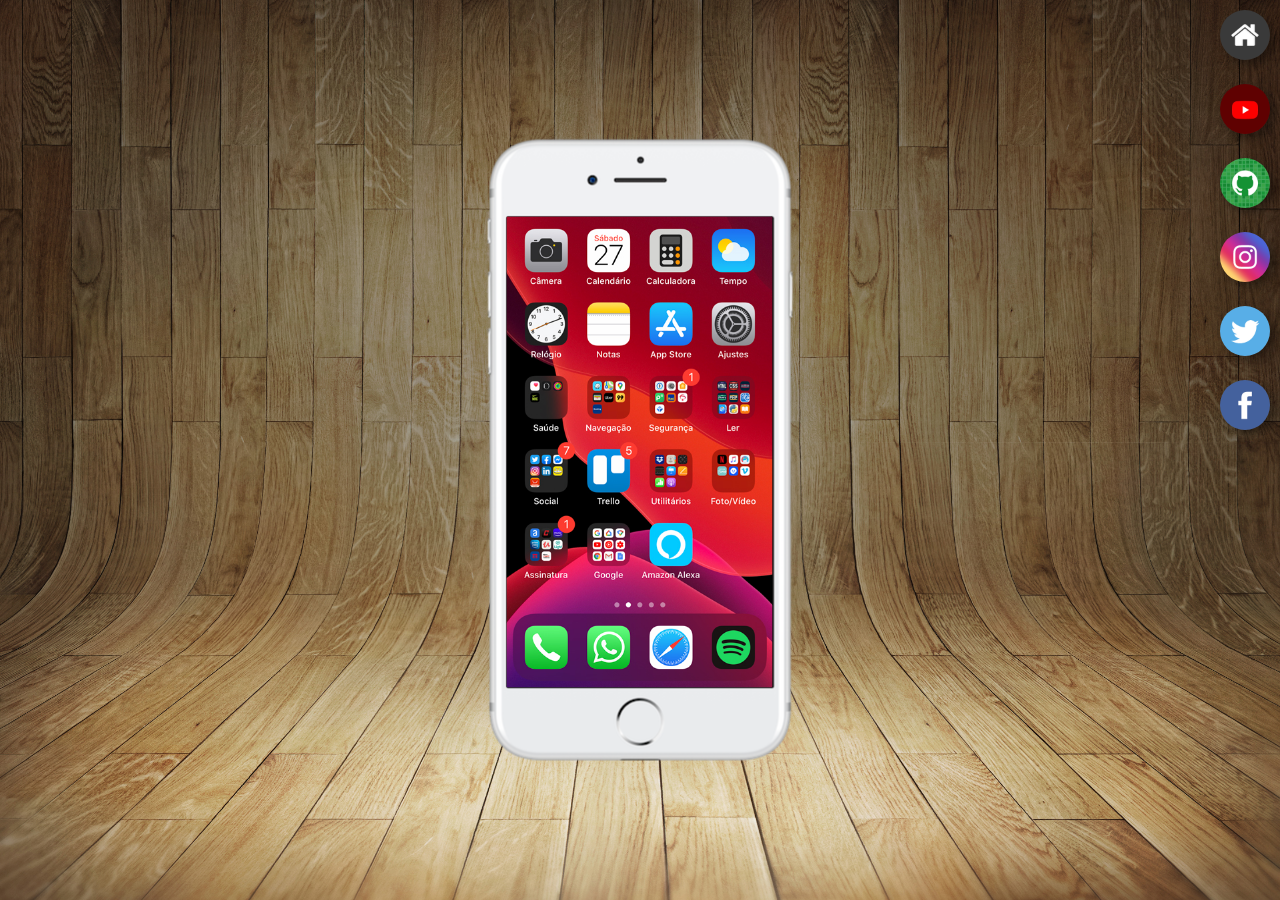
<file: index.html>
<!DOCTYPE html>
<html lang="pt-br">
<head>
    <meta charset="UTF-8">
    <meta name="viewport" content="width=device-width, initial-scale=1.0">
    <title>projeto redes sociais</title>
    <link rel="shortcut icon" href="favicon.ico" type="image/x-icon">
    <link rel="stylesheet" href="style.css">
</head>
<body>
    <main>
        <section id="telefone">
            <iframe src="home.html" name="tela" id="tela" frameborder="0"></iframe>
        </section>
        <section id="redes-sociais">
            <a href="home.html" target="tela"> <img src="imagens/logo-home.jpg" alt="home"></a><br>
            <a href="youtube.html" target="tela"> <img src="imagens/logo-youtube.jpg" alt="youtube"></a><br>
            <a href="github.html" target="tela"> <img src="imagens/logo-github.jpg" alt="github"></a><br>
            <a href="instagram.html" target="tela"> <img src="imagens/logo-instagram.jpg" alt="instagram"></a><br>
            <a href="twitter.html" target="tela"> <img src="imagens/logo-twitter.jpg" alt="twitter"></a><br>
            <a href="facebook.html" target="tela"> <img src="imagens/logo-facebook.jpg" alt="facebook"></a><br>
        </section>
    </main>
</body>
</html>
</file>
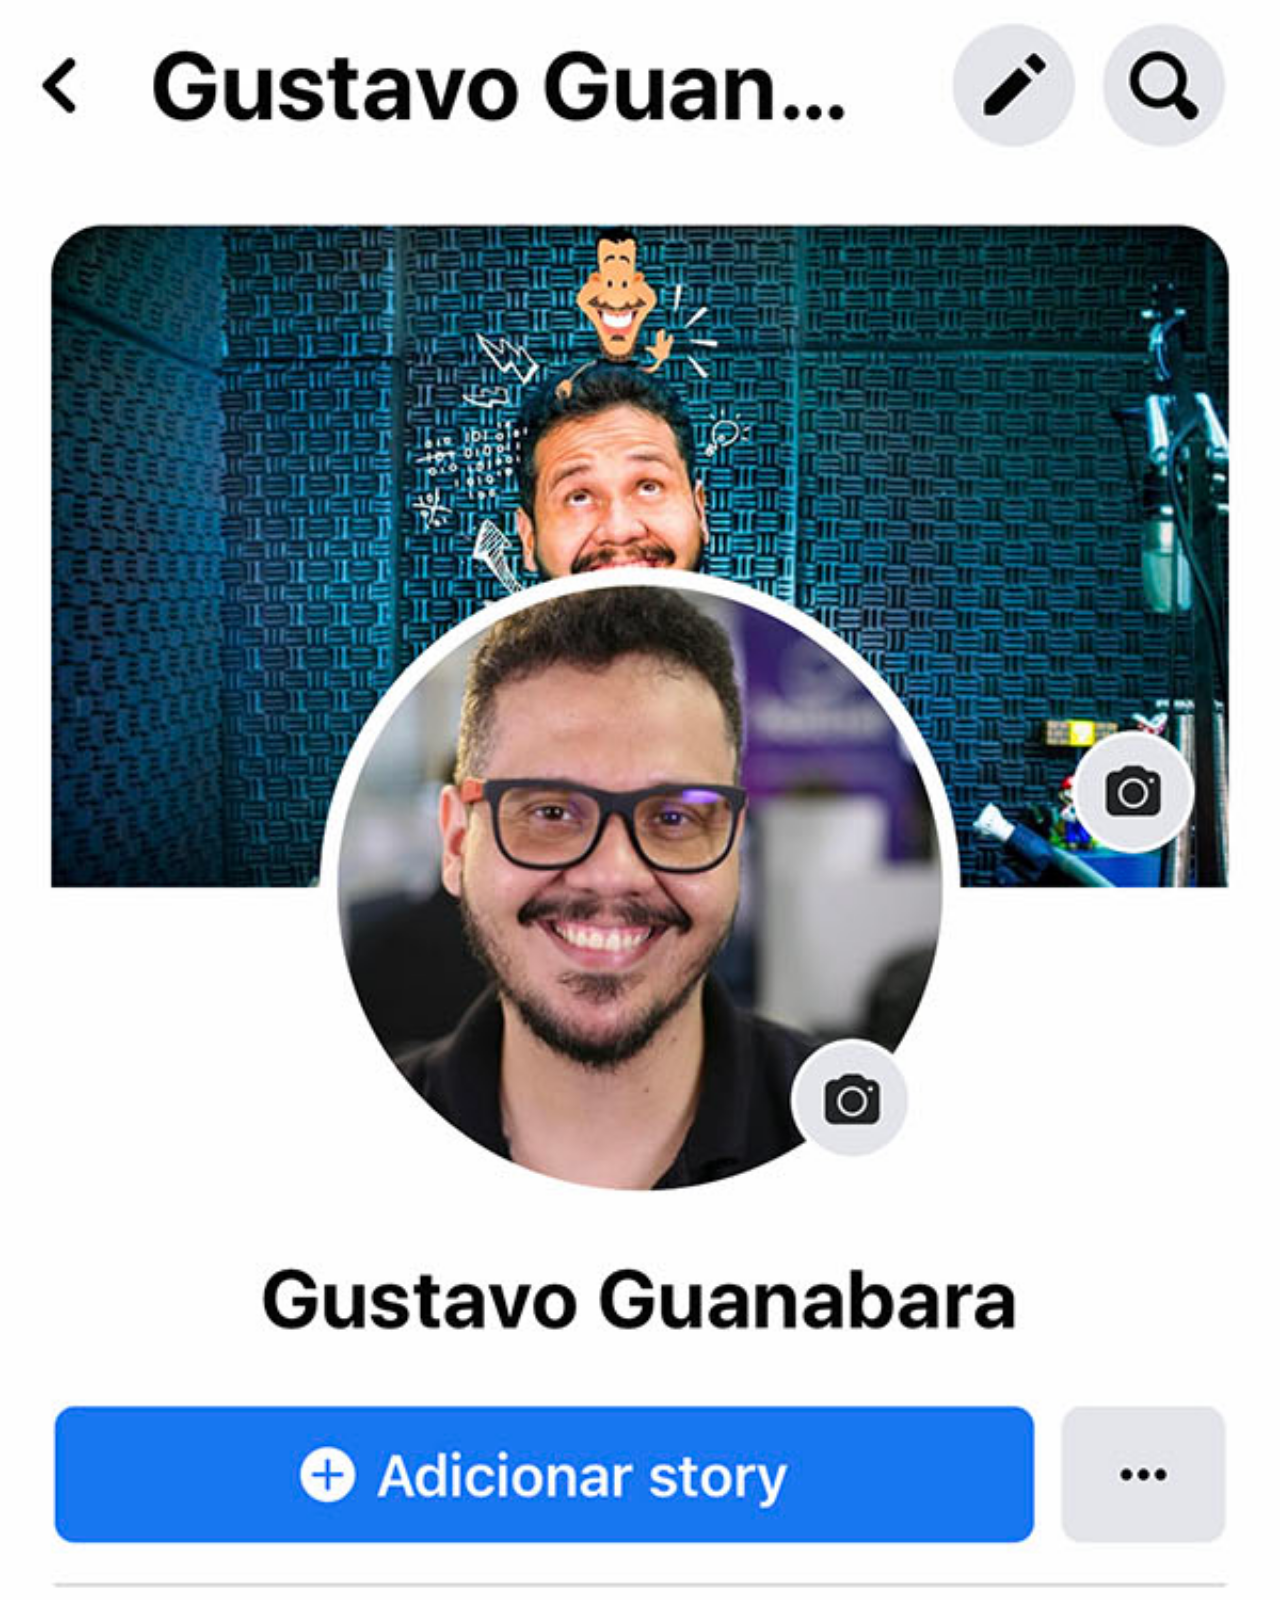
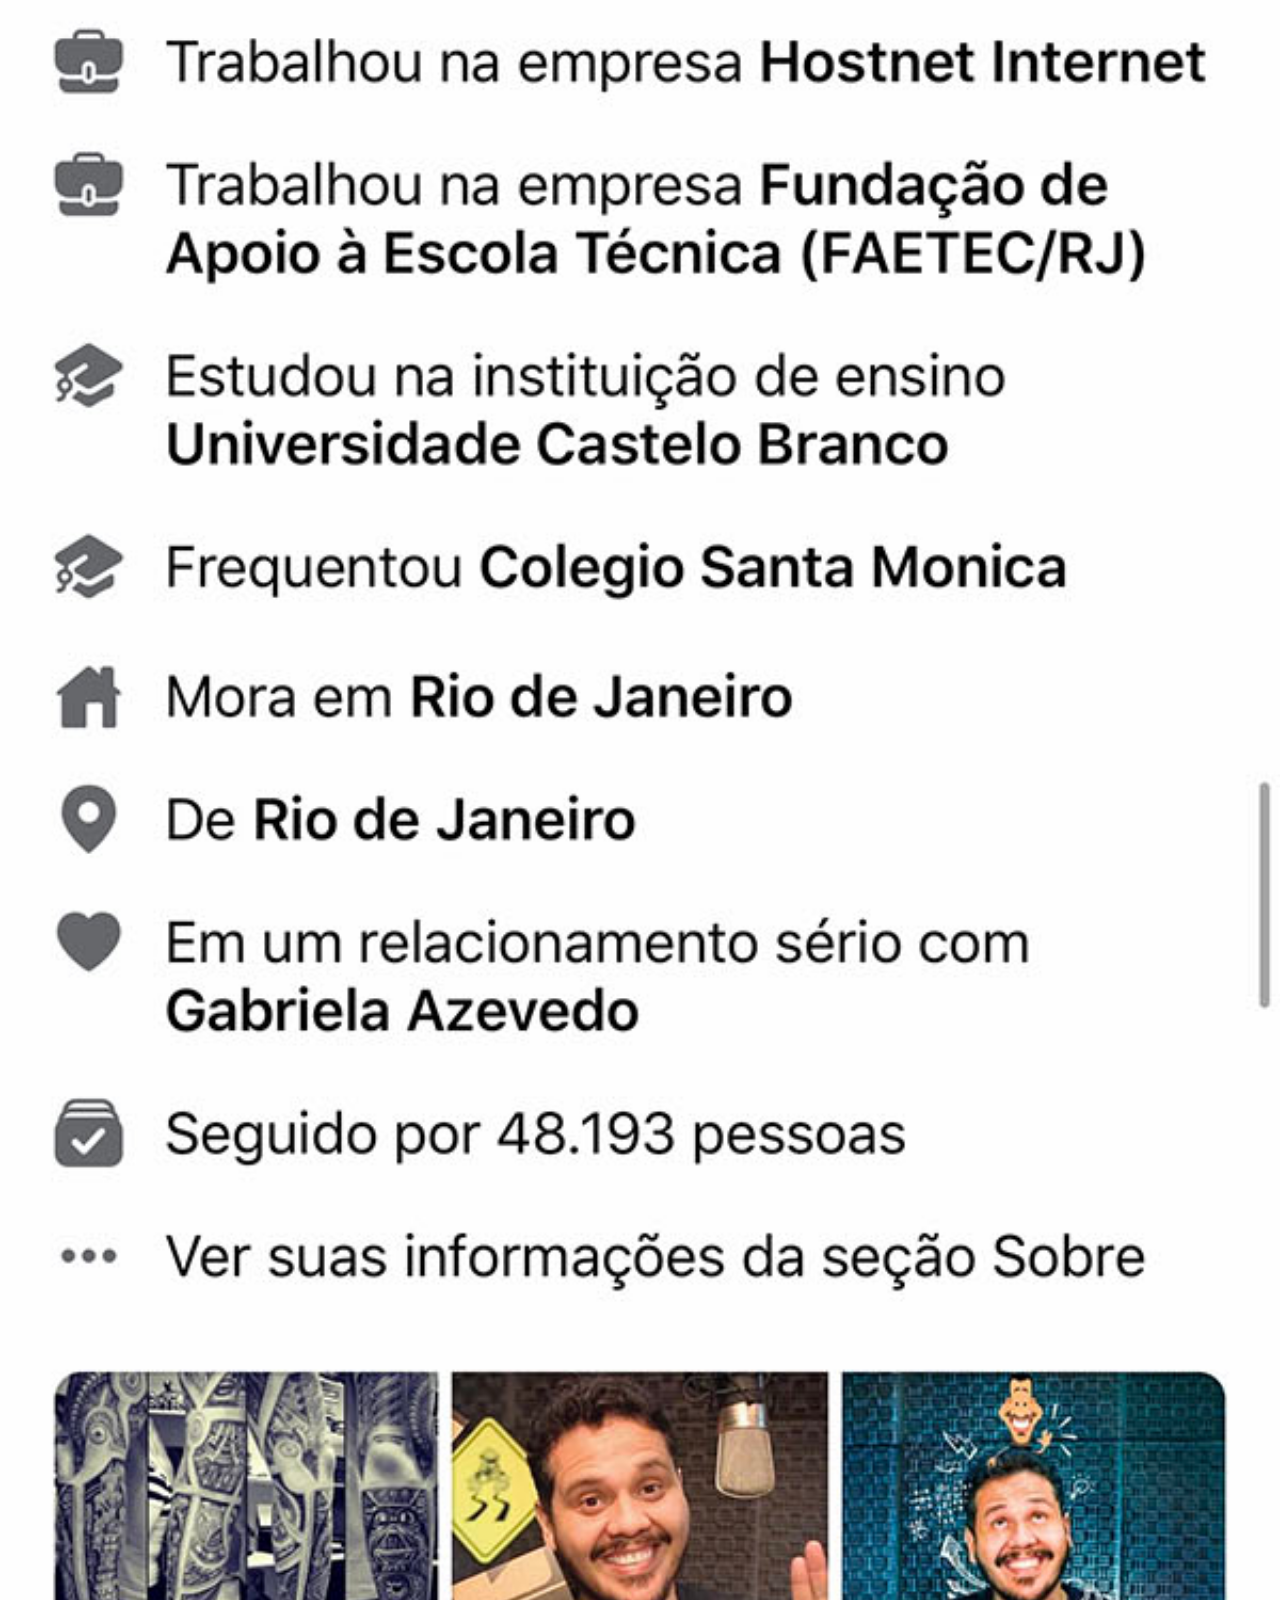
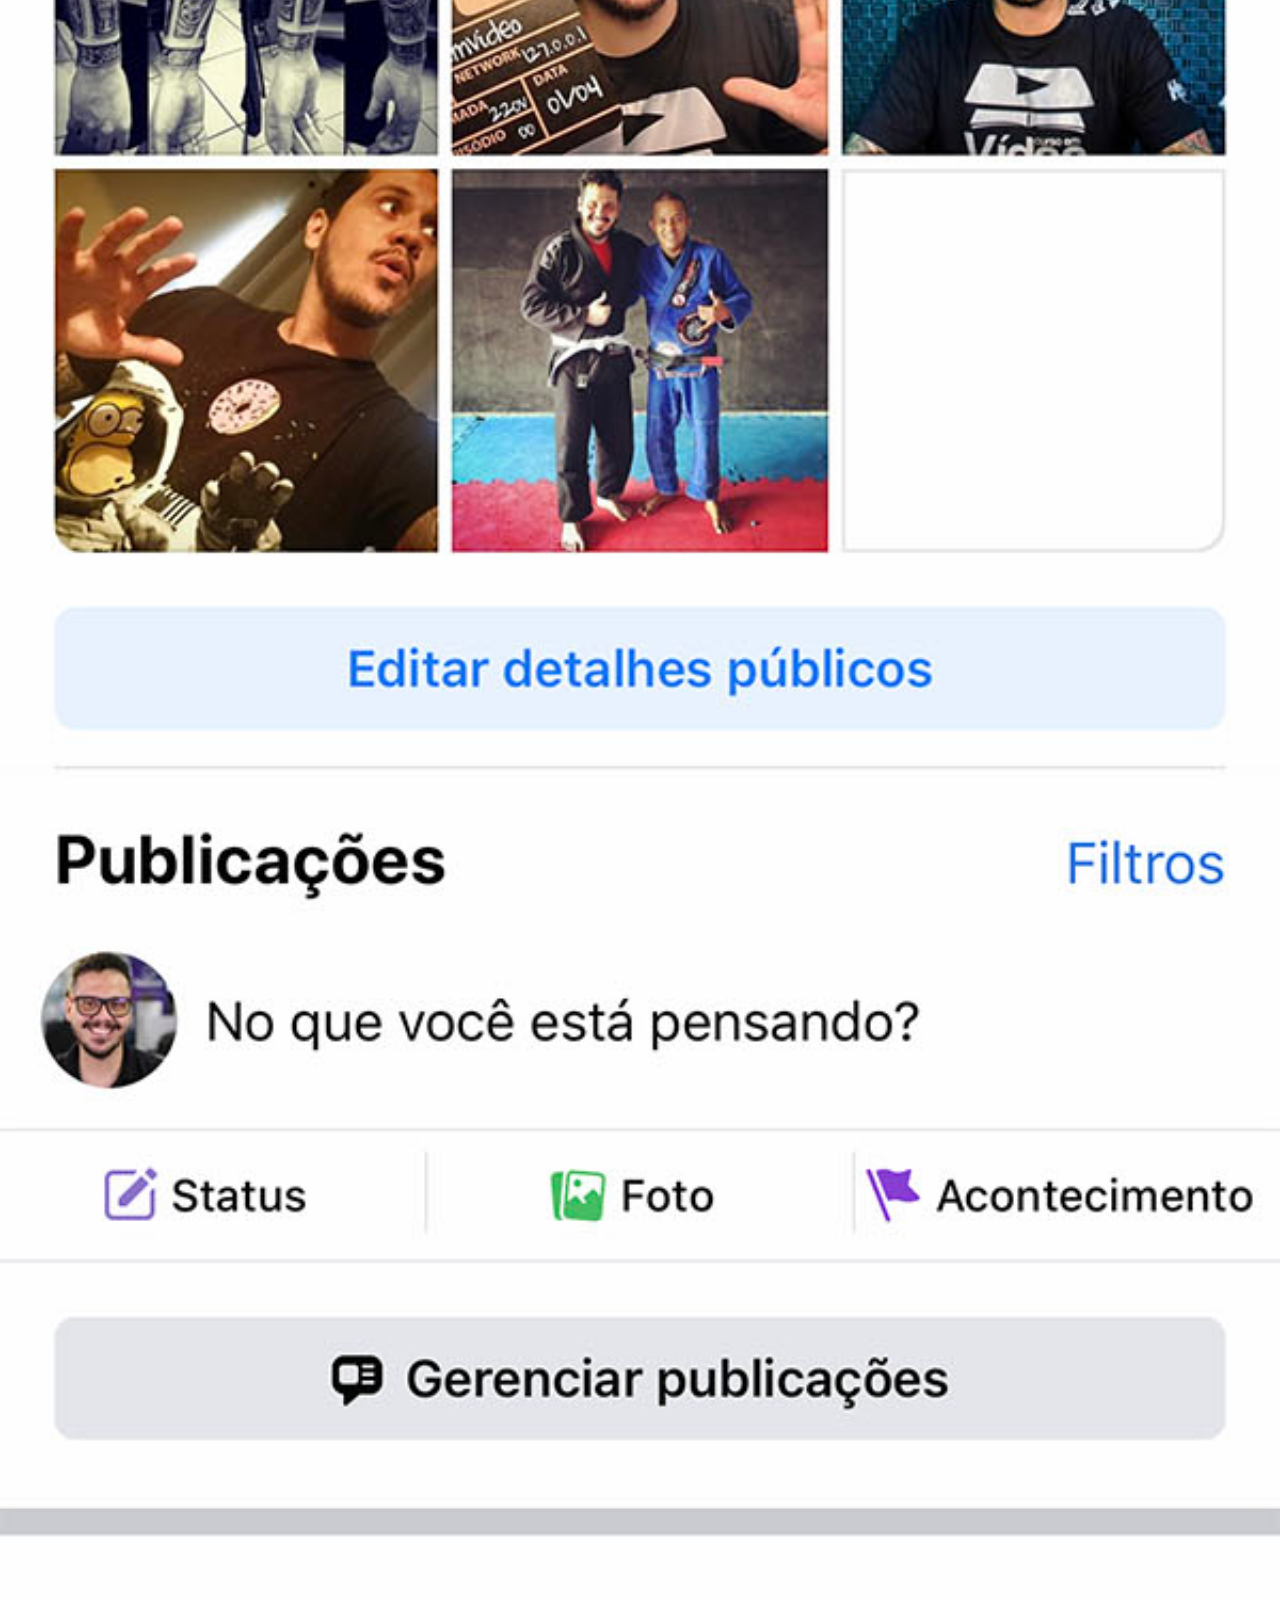
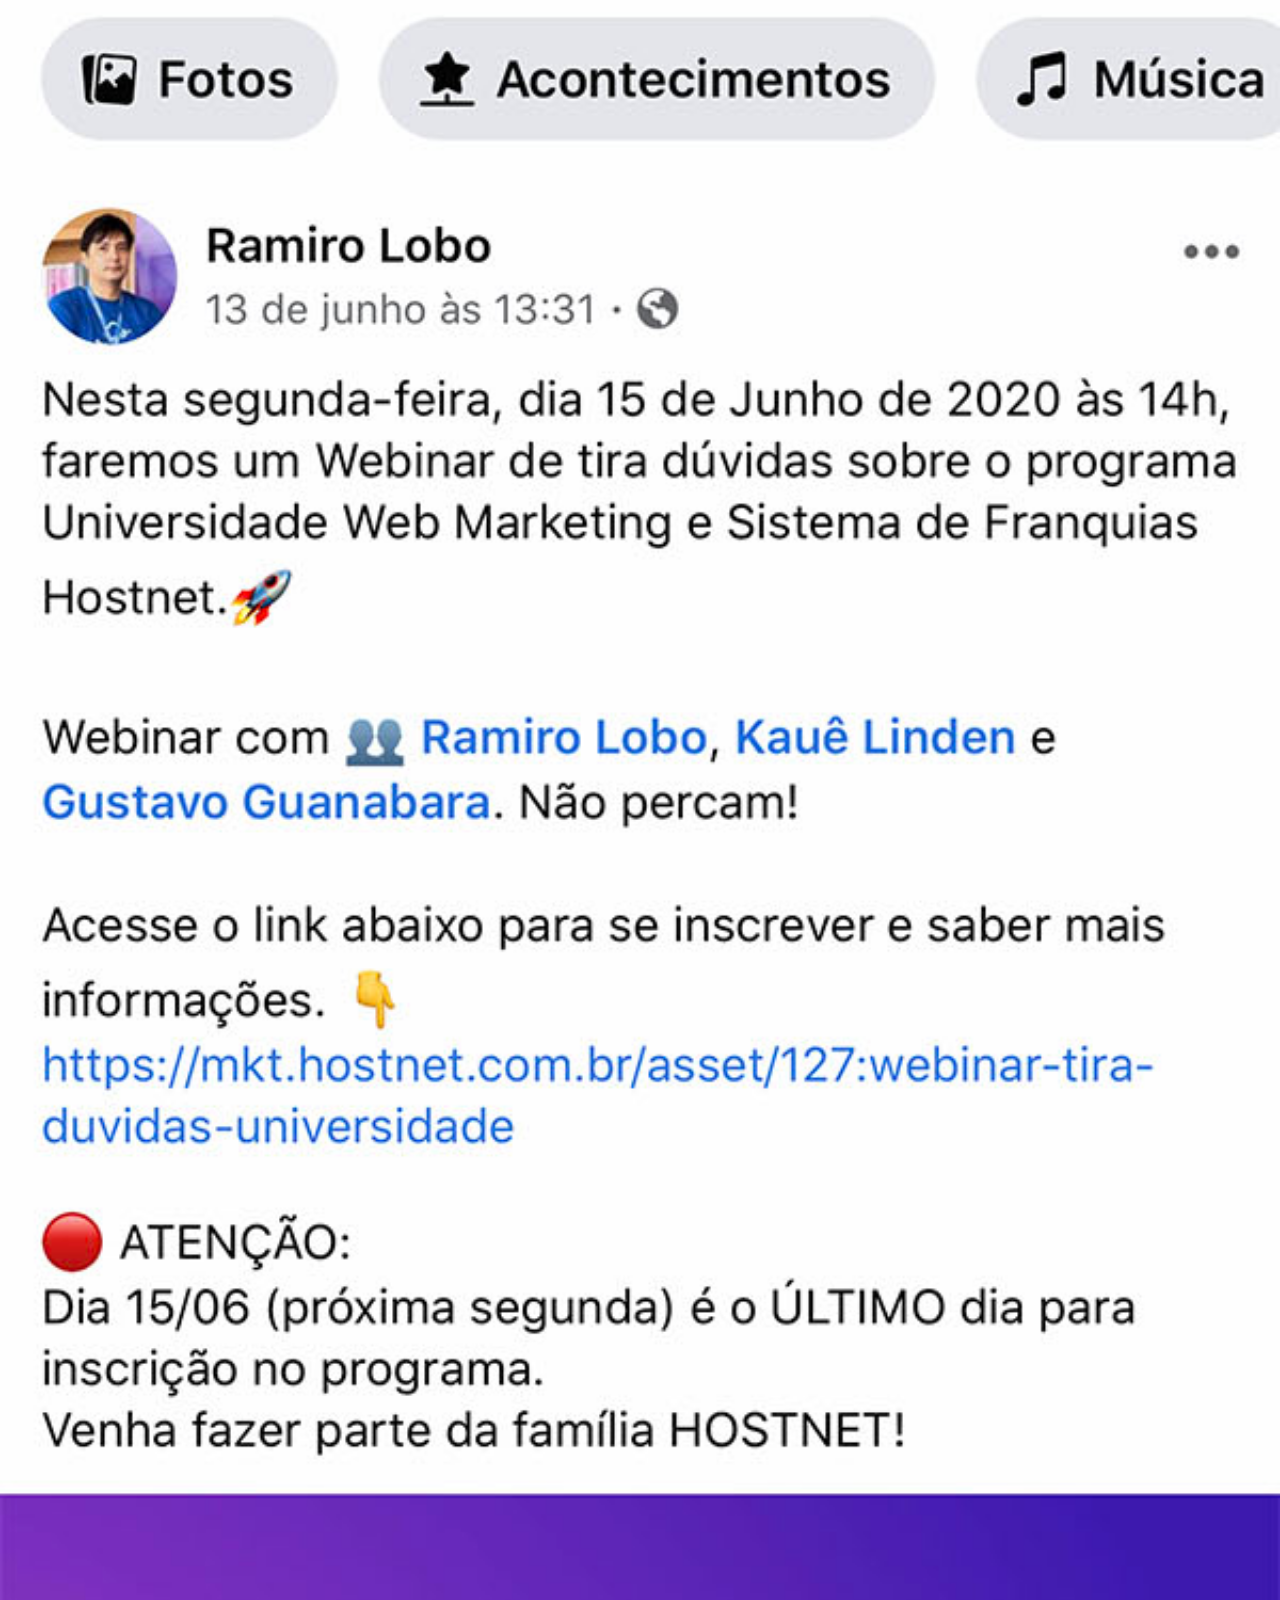
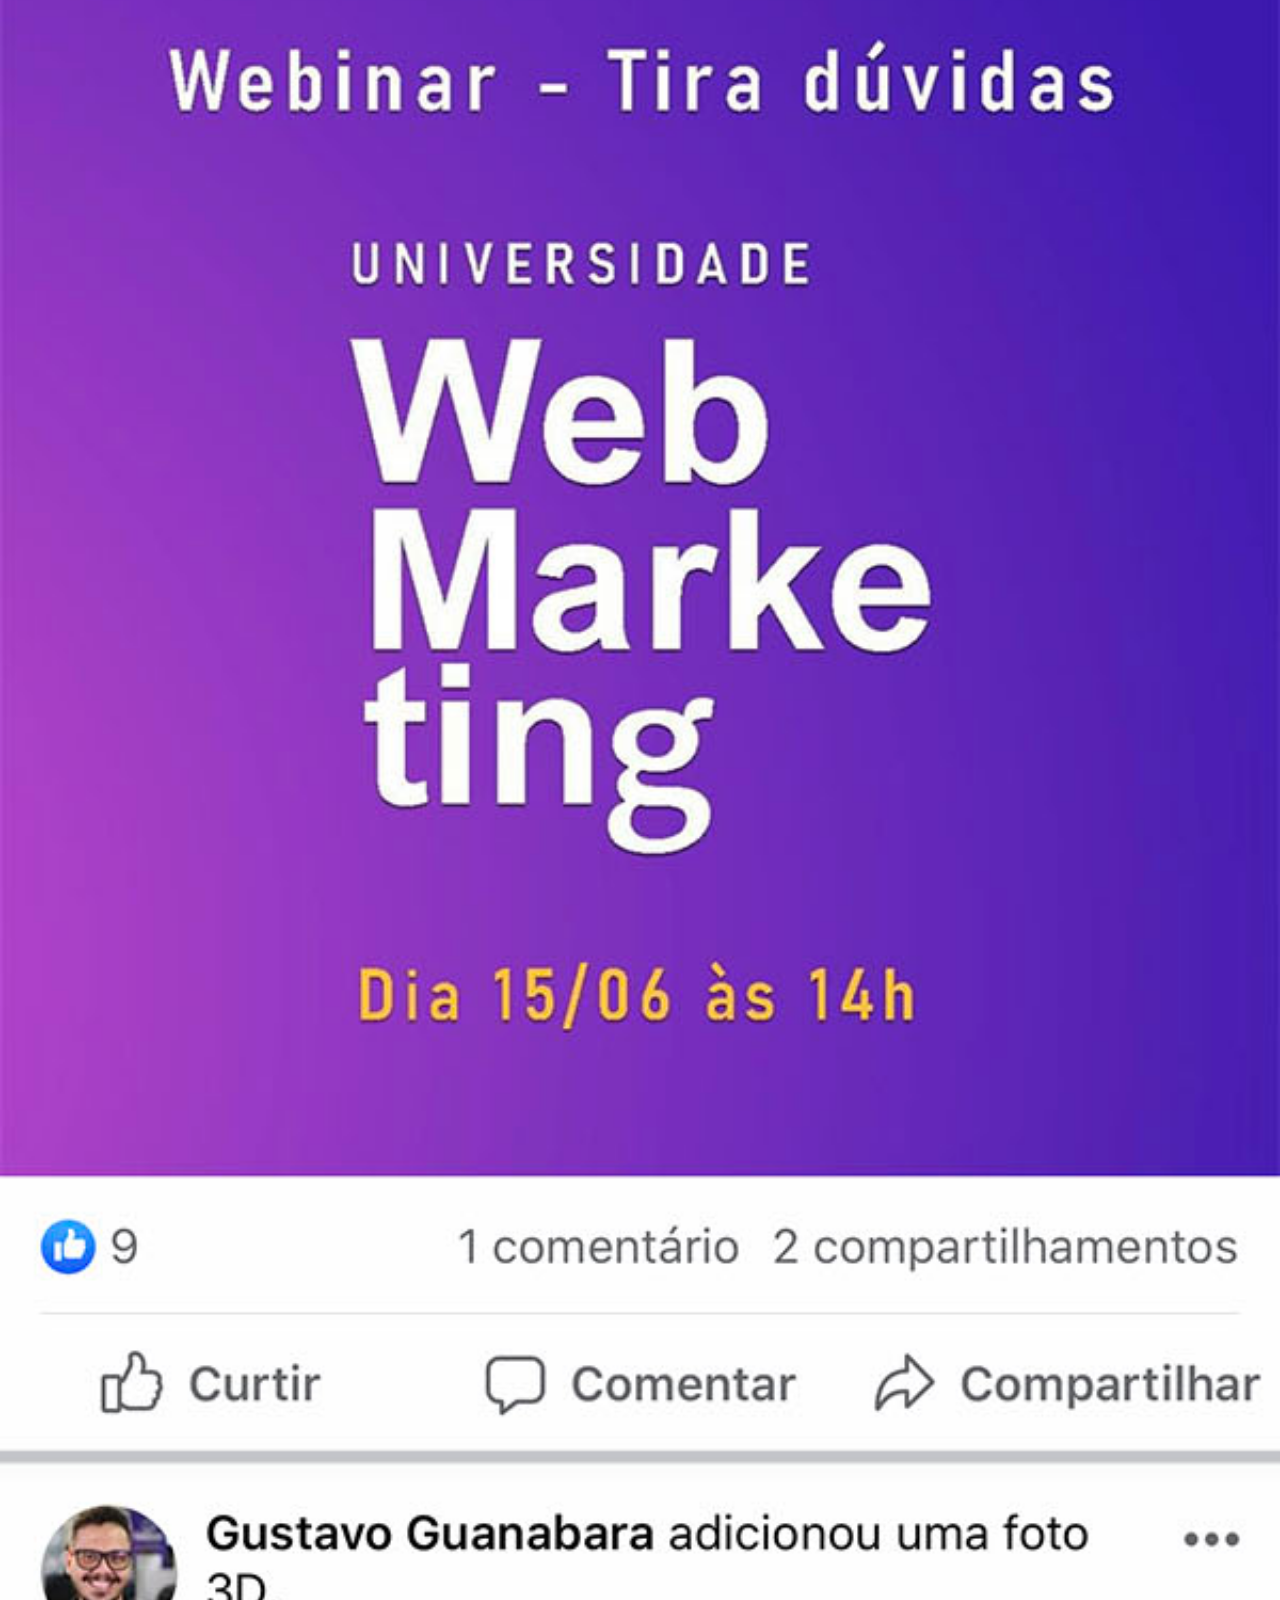
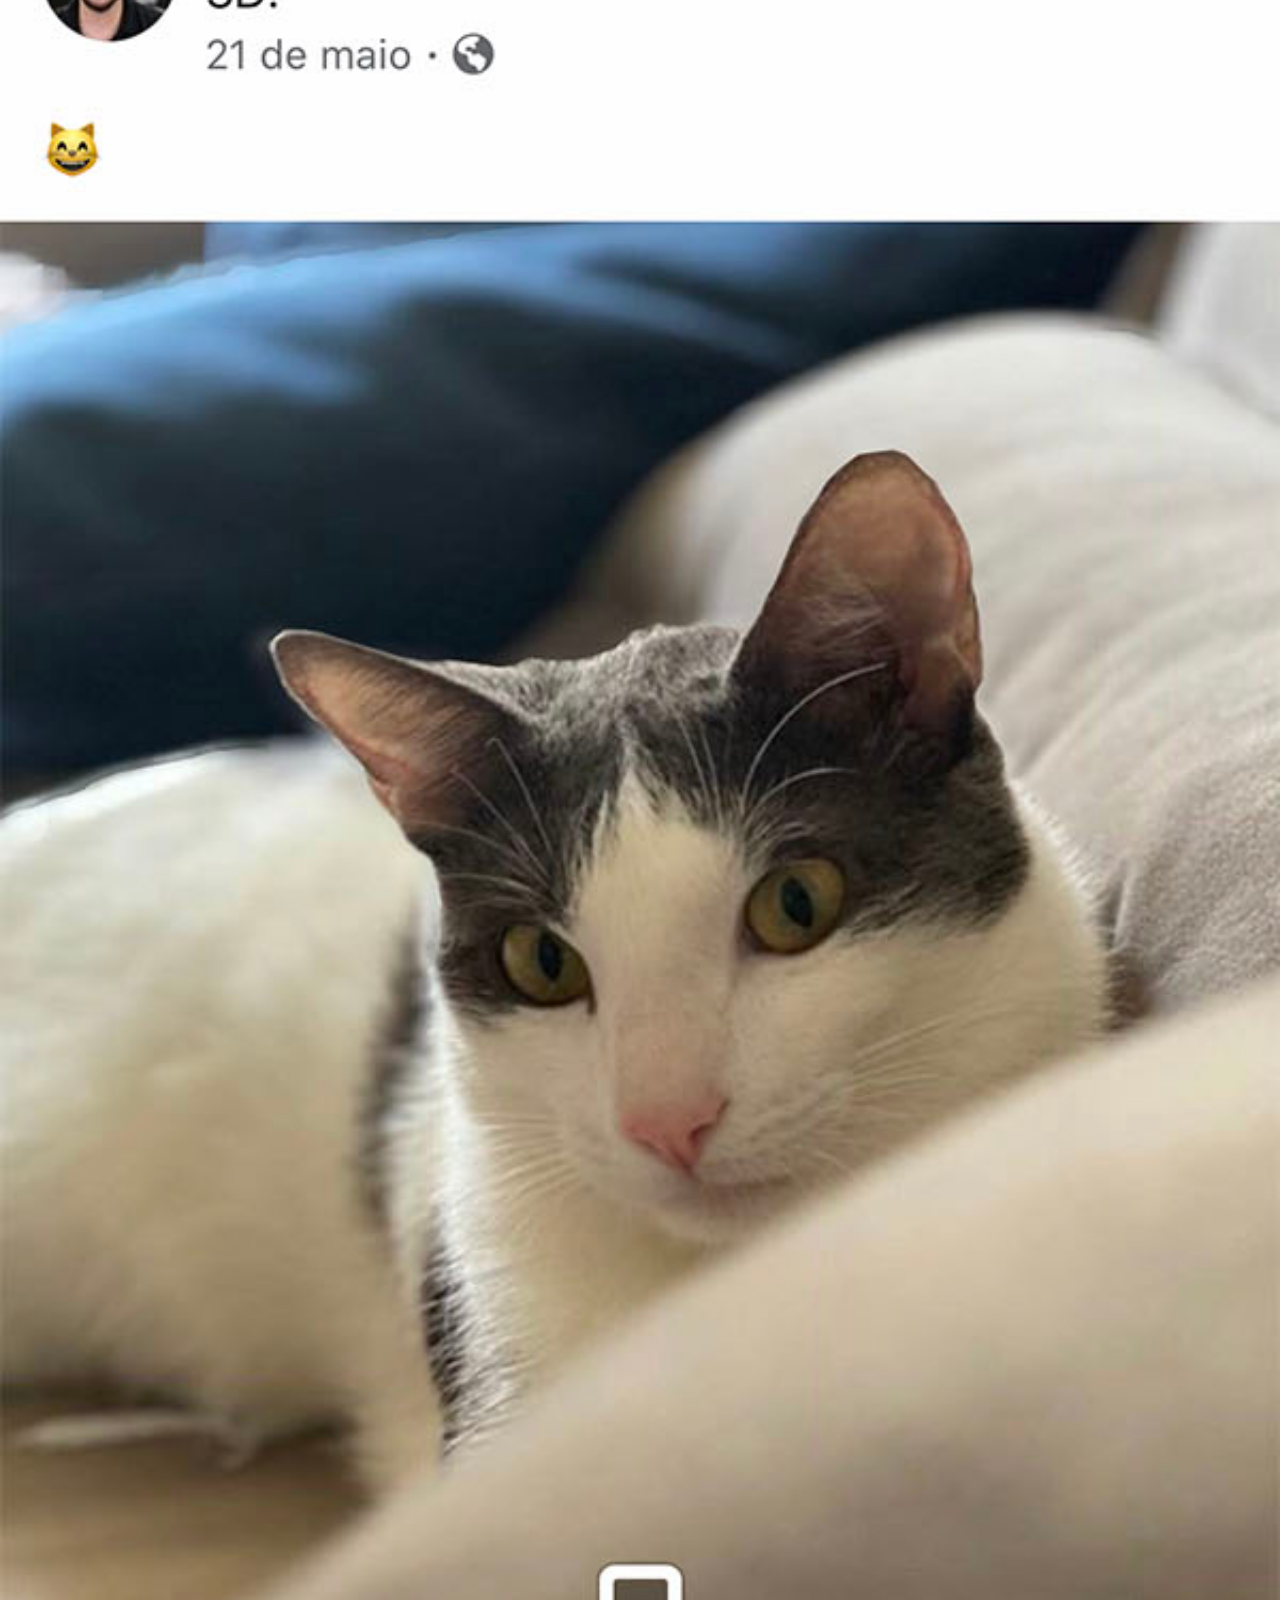
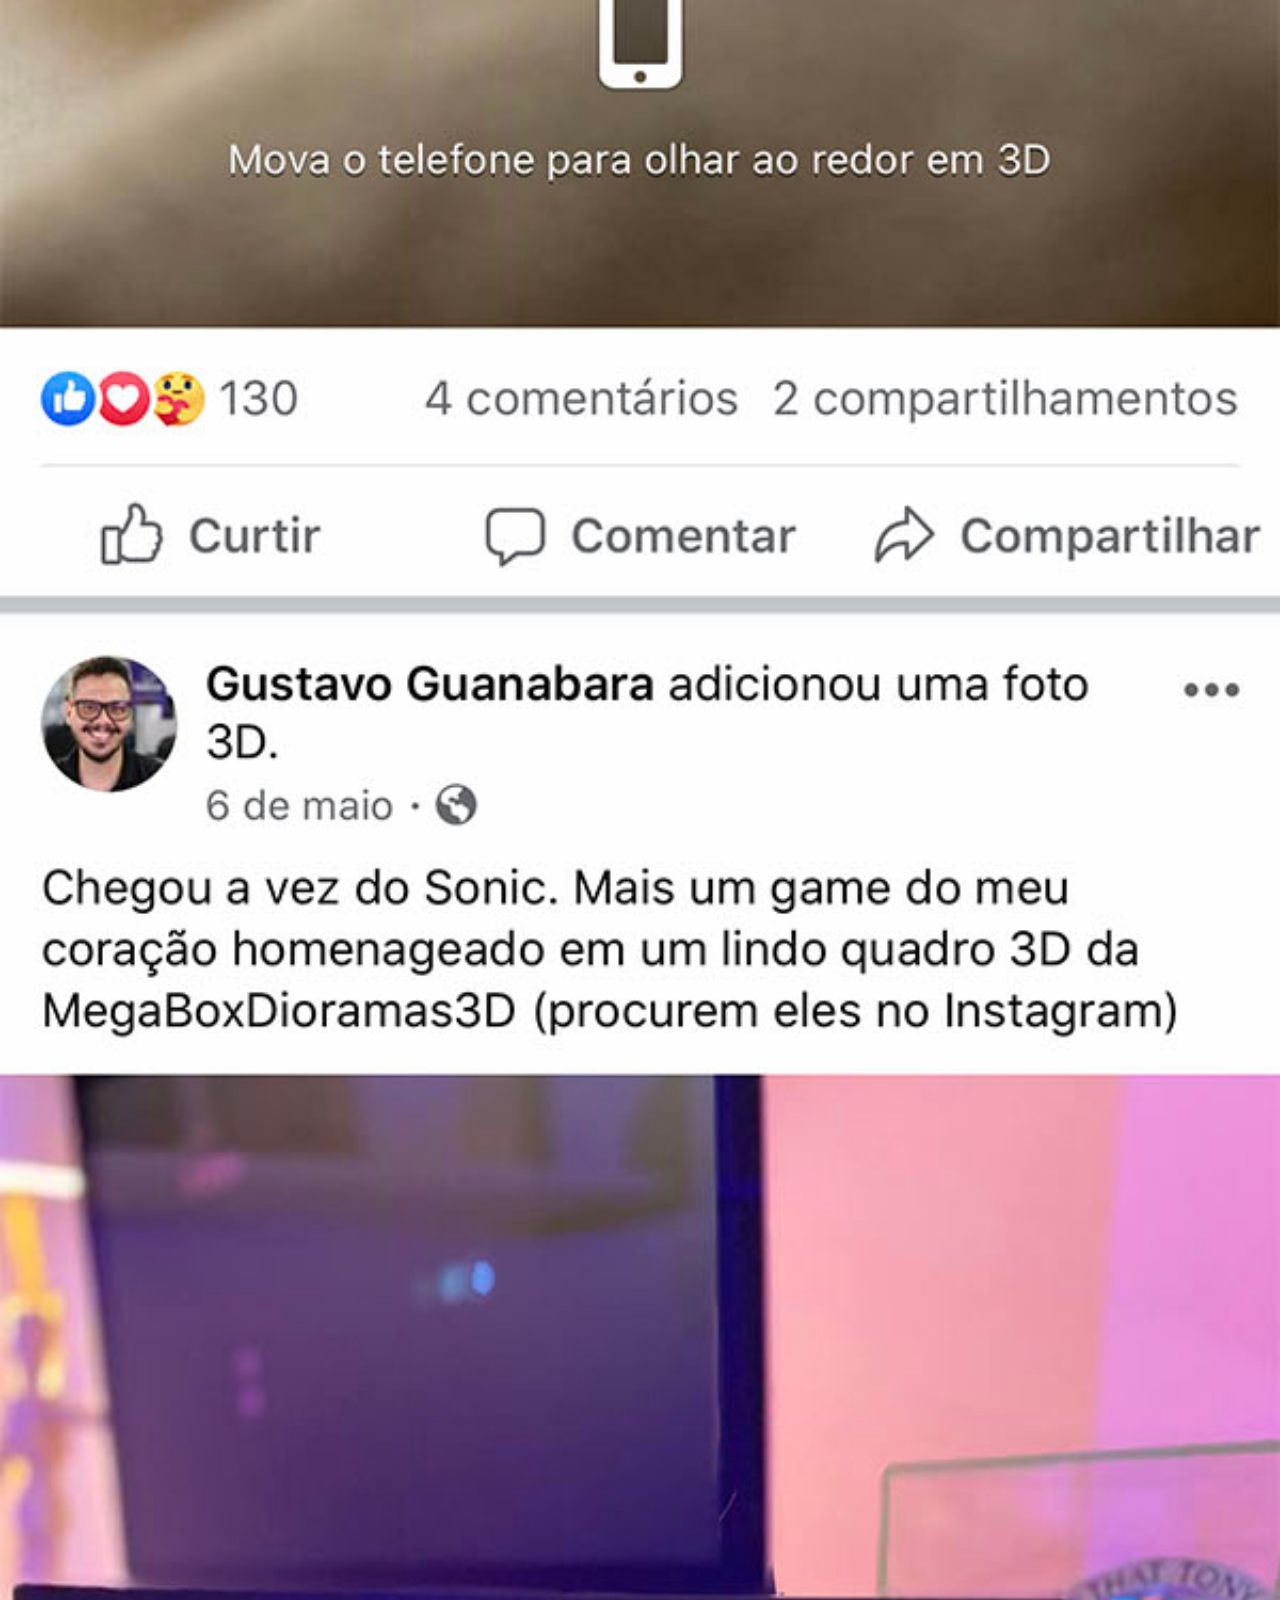
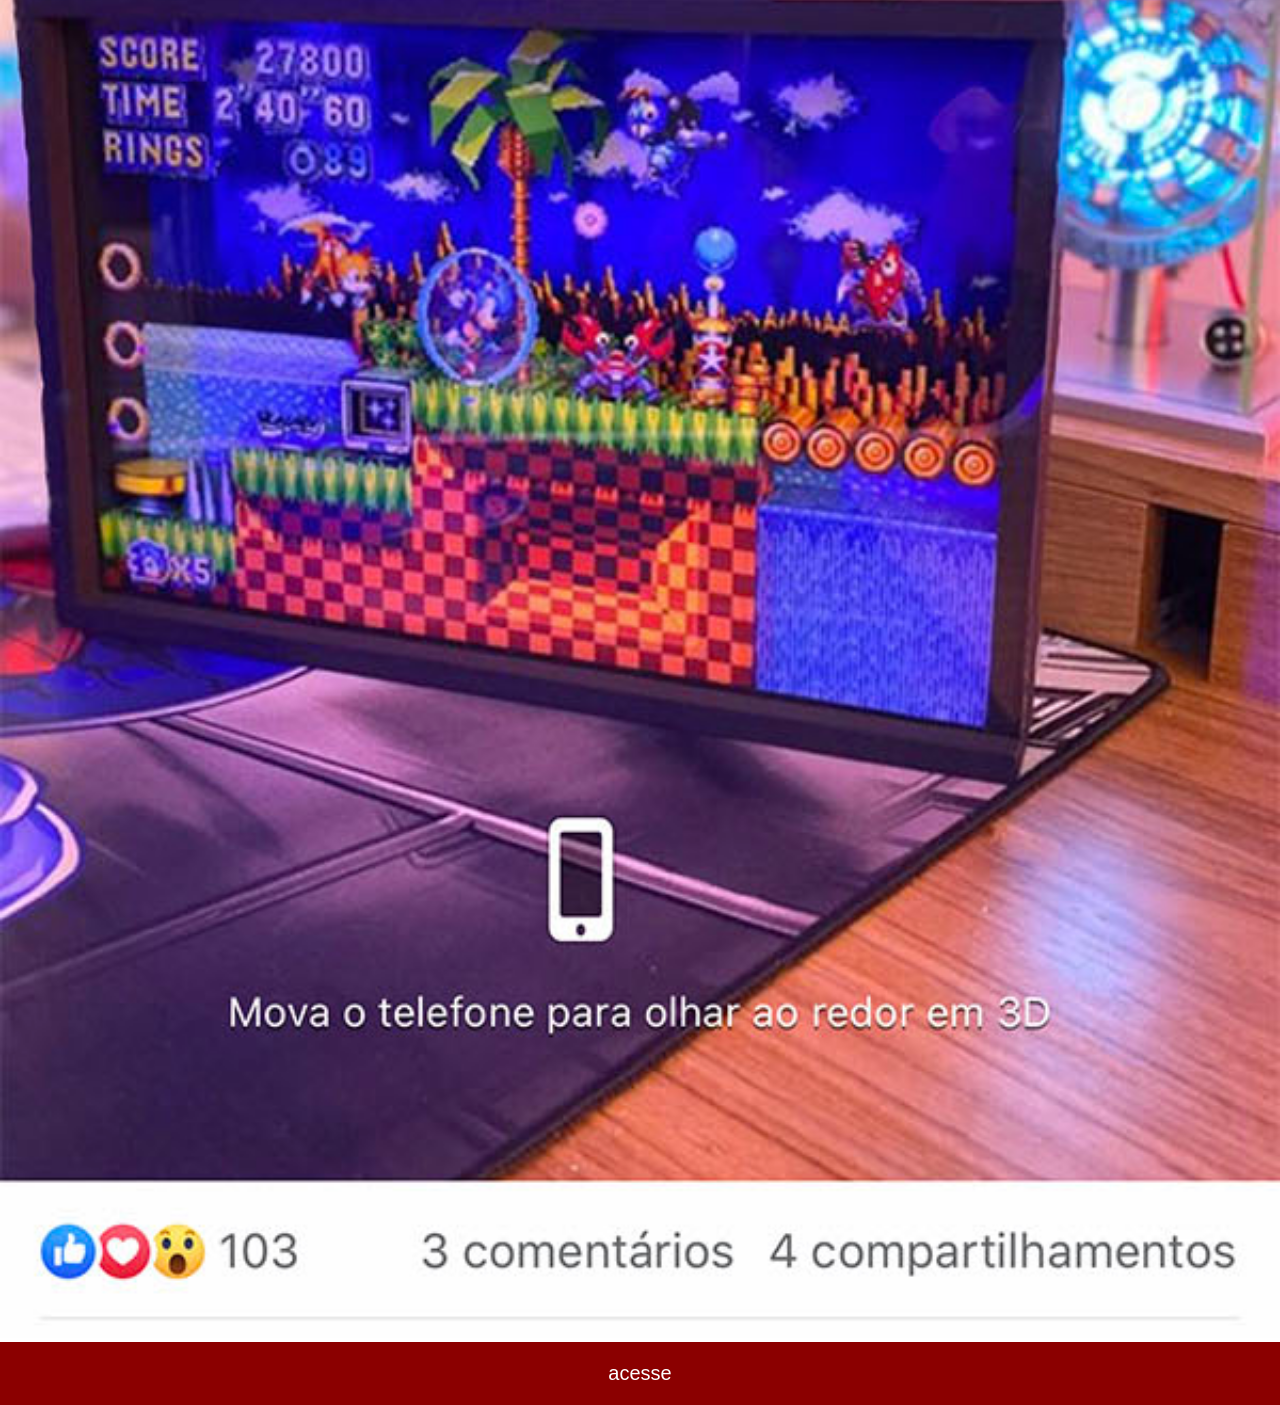
<file: facebook.html>
<!DOCTYPE html>
<html lang="pt-br">
<head>
    <meta charset="UTF-8">
    <meta name="viewport" content="width=device-width, initial-scale=1.0">
    <title>facebook</title>
    <link rel="stylesheet" href="redes.css">
</head>
<body>
    <img src="imagens/tela-facebook.jpg" alt="facebook">
    <a href="https://www.facebook.com/gustaguanabara">acesse</a>
</body>
</html>
</file>
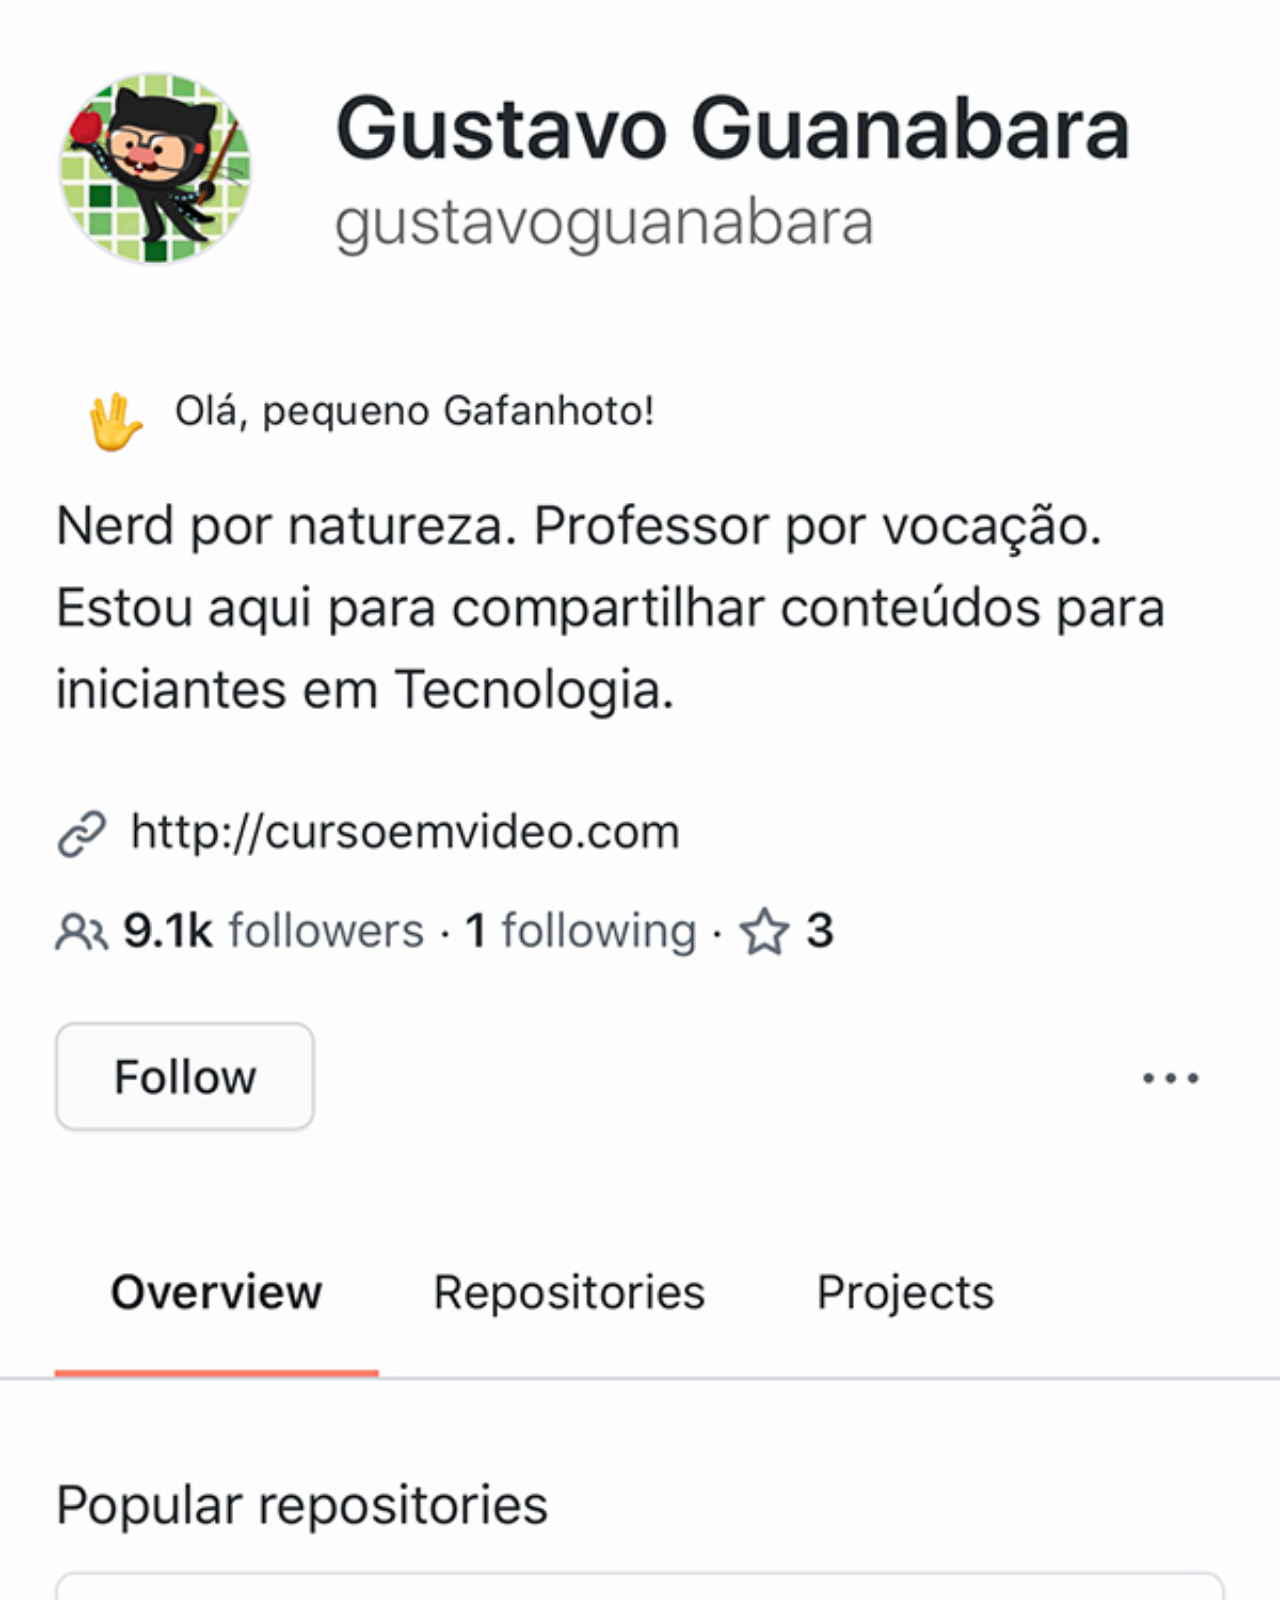
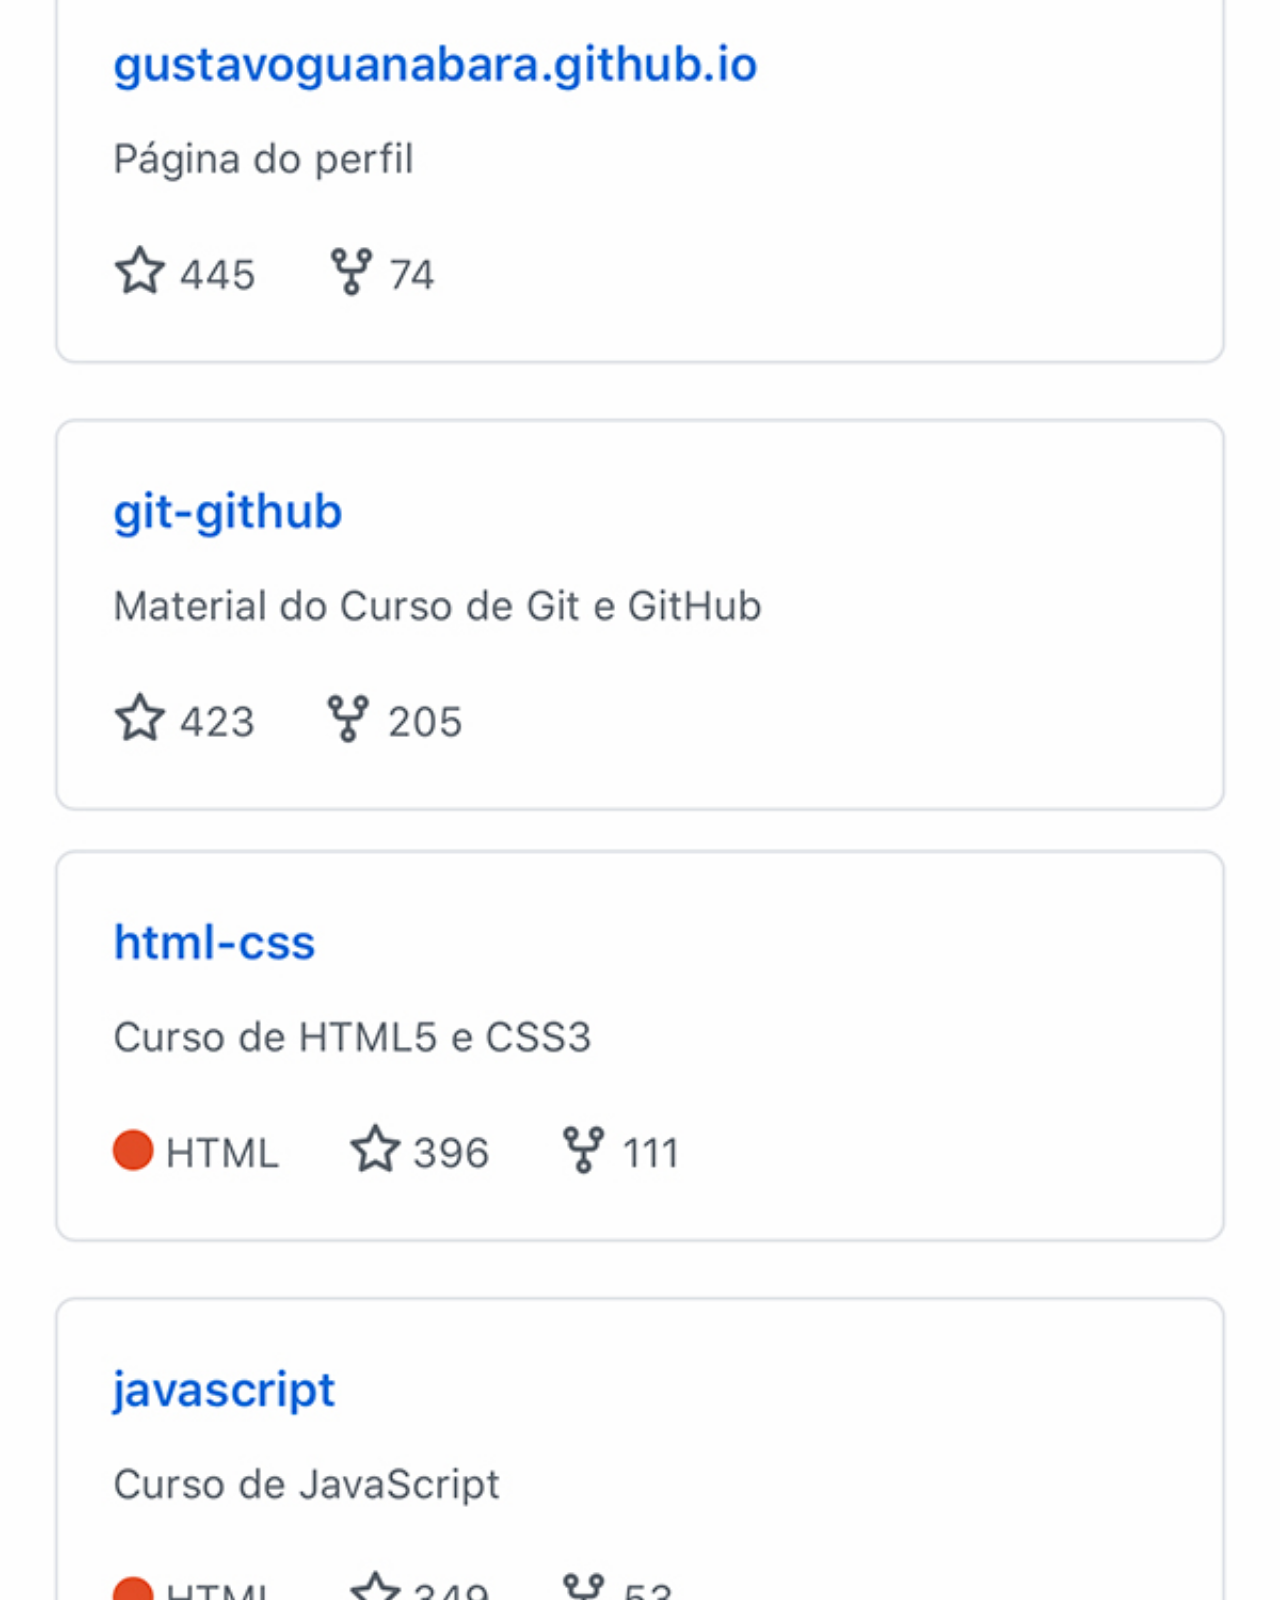
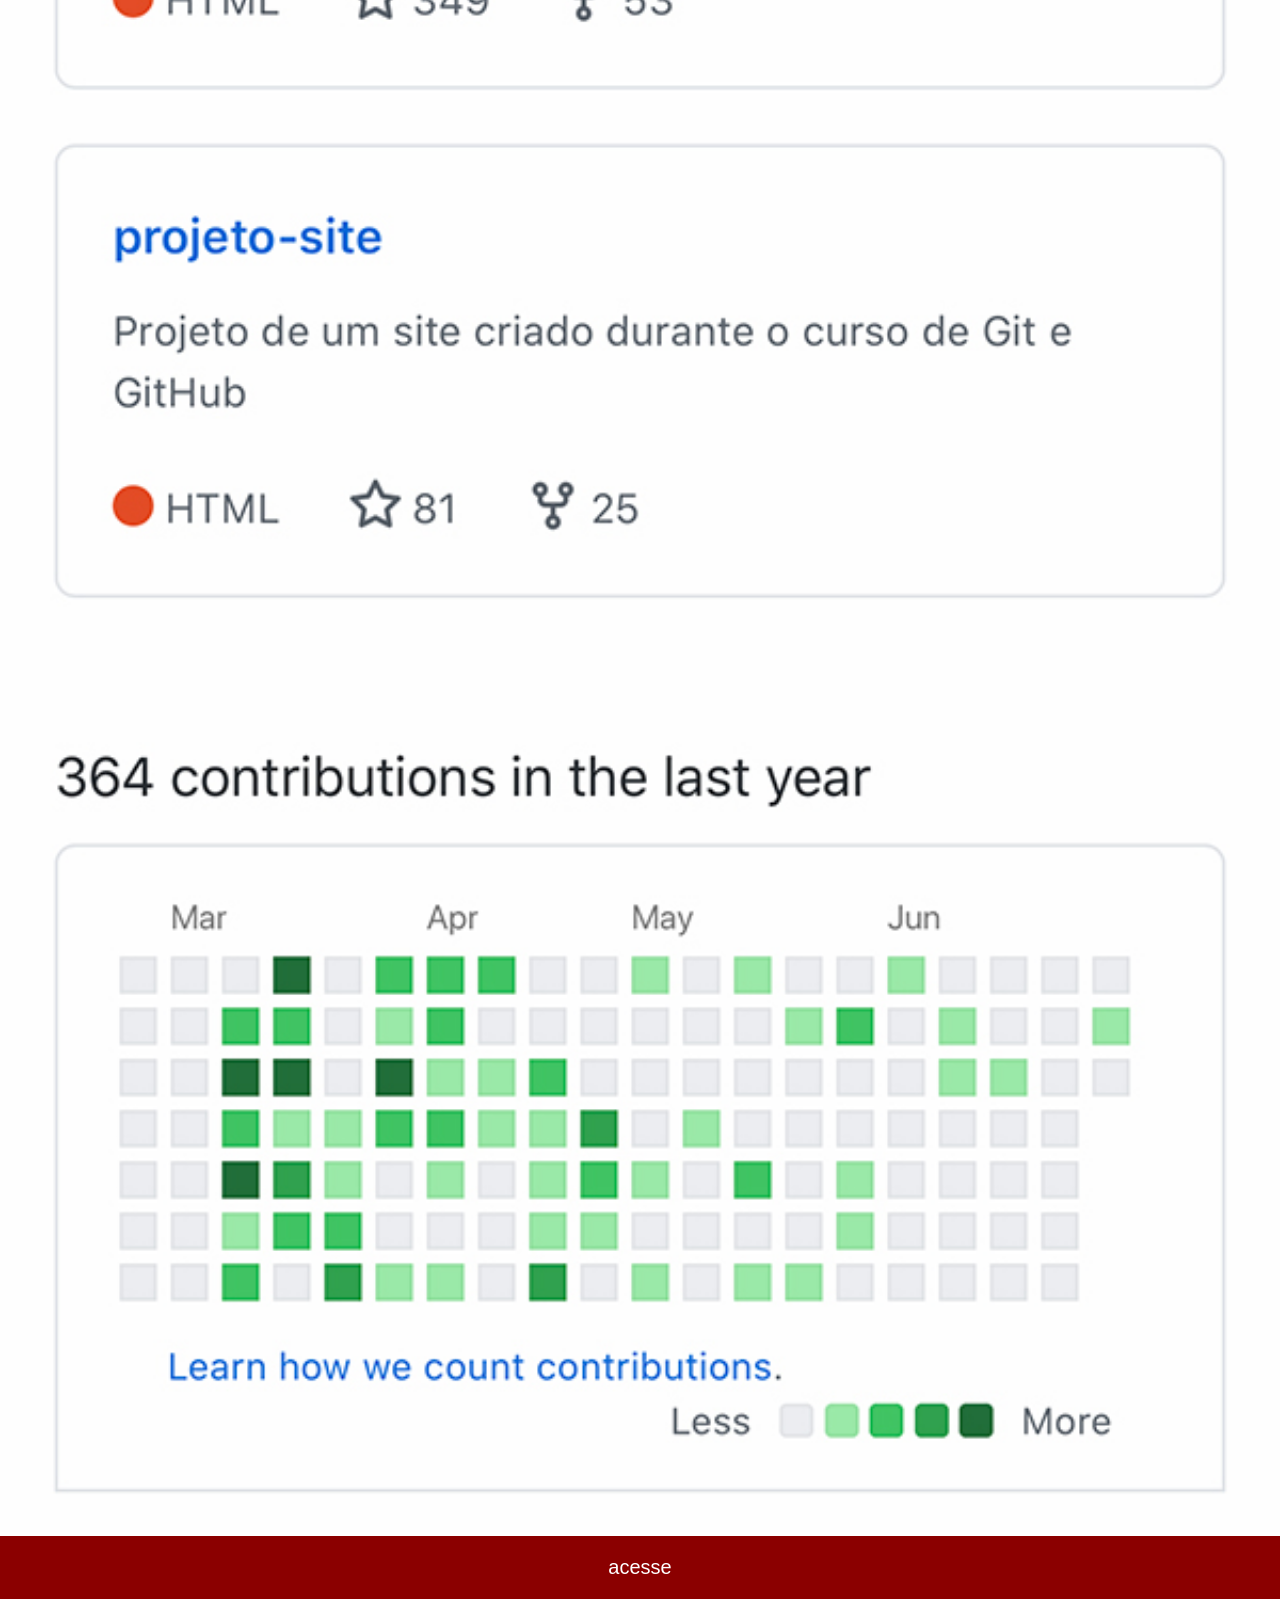
<file: github.html>
<!DOCTYPE html>
<html lang="pt-br">
<head>
    <meta charset="UTF-8">
    <meta name="viewport" content="width=device-width, initial-scale=1.0">
    <title>github</title>
    <link rel="stylesheet" href="redes.css">
</head>
<body>
    <img src="imagens/tela-github.jpg" alt="github">
    <a href="https://github.com/gustavoguanabara/" target="_blank">acesse</a>
</body>
</html>
</file>
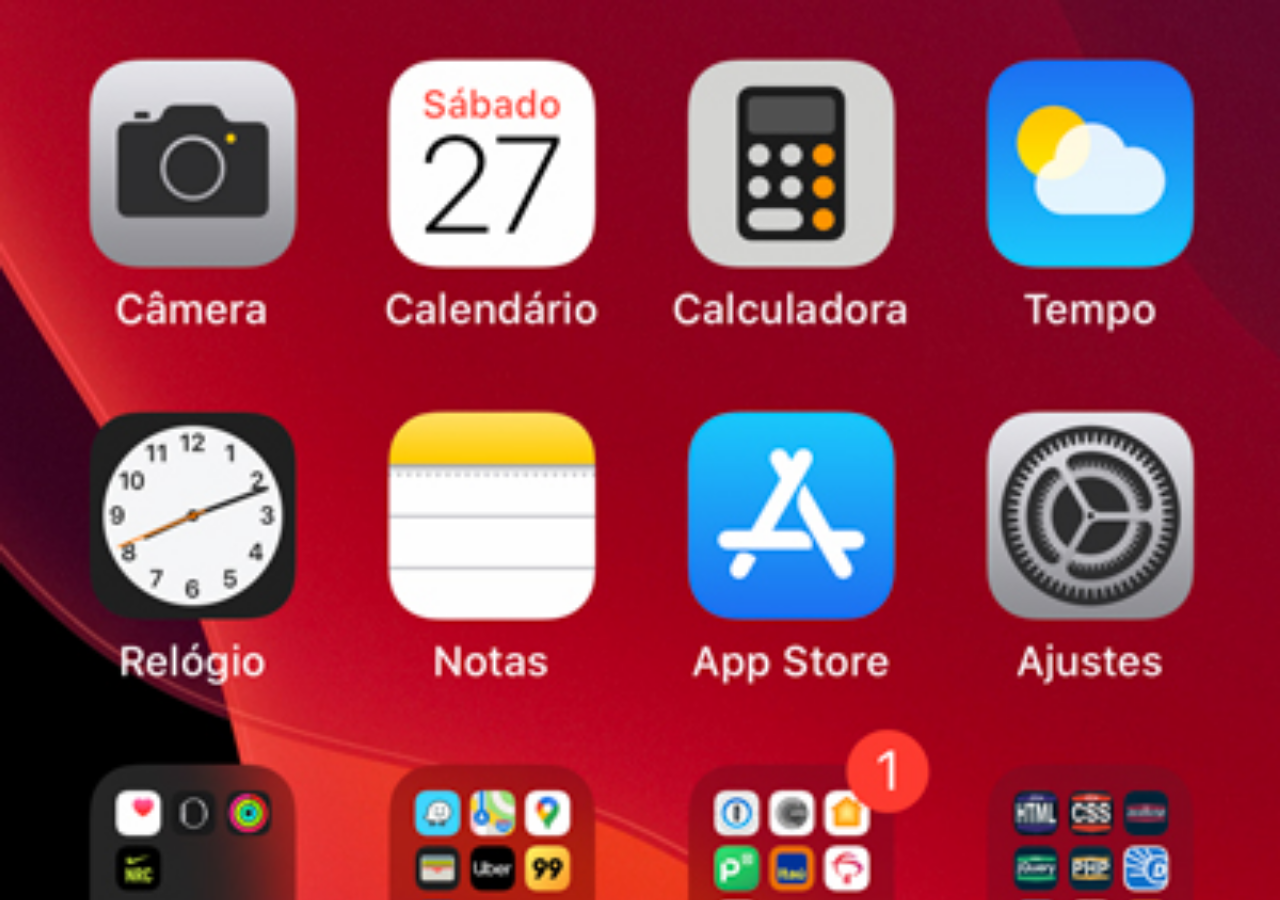
<file: home.html>
<!DOCTYPE html>
<html lang="pt-br">
<head>
    <meta charset="UTF-8">
    <meta name="viewport" content="width=device-width, initial-scale=1.0">
    <title>Document</title>
</head>
<style>
    *{
        margin: 0;
        padding: 0;
        box-sizing: border-box;
    }

    body{
        width: 100vw;
        height: 100vh;
        background: black url(imagens/tela-home.jpg) no-repeat top center;
        background-size: cover;
    }
</style>
<body>
    
</body>
</html>
</file>
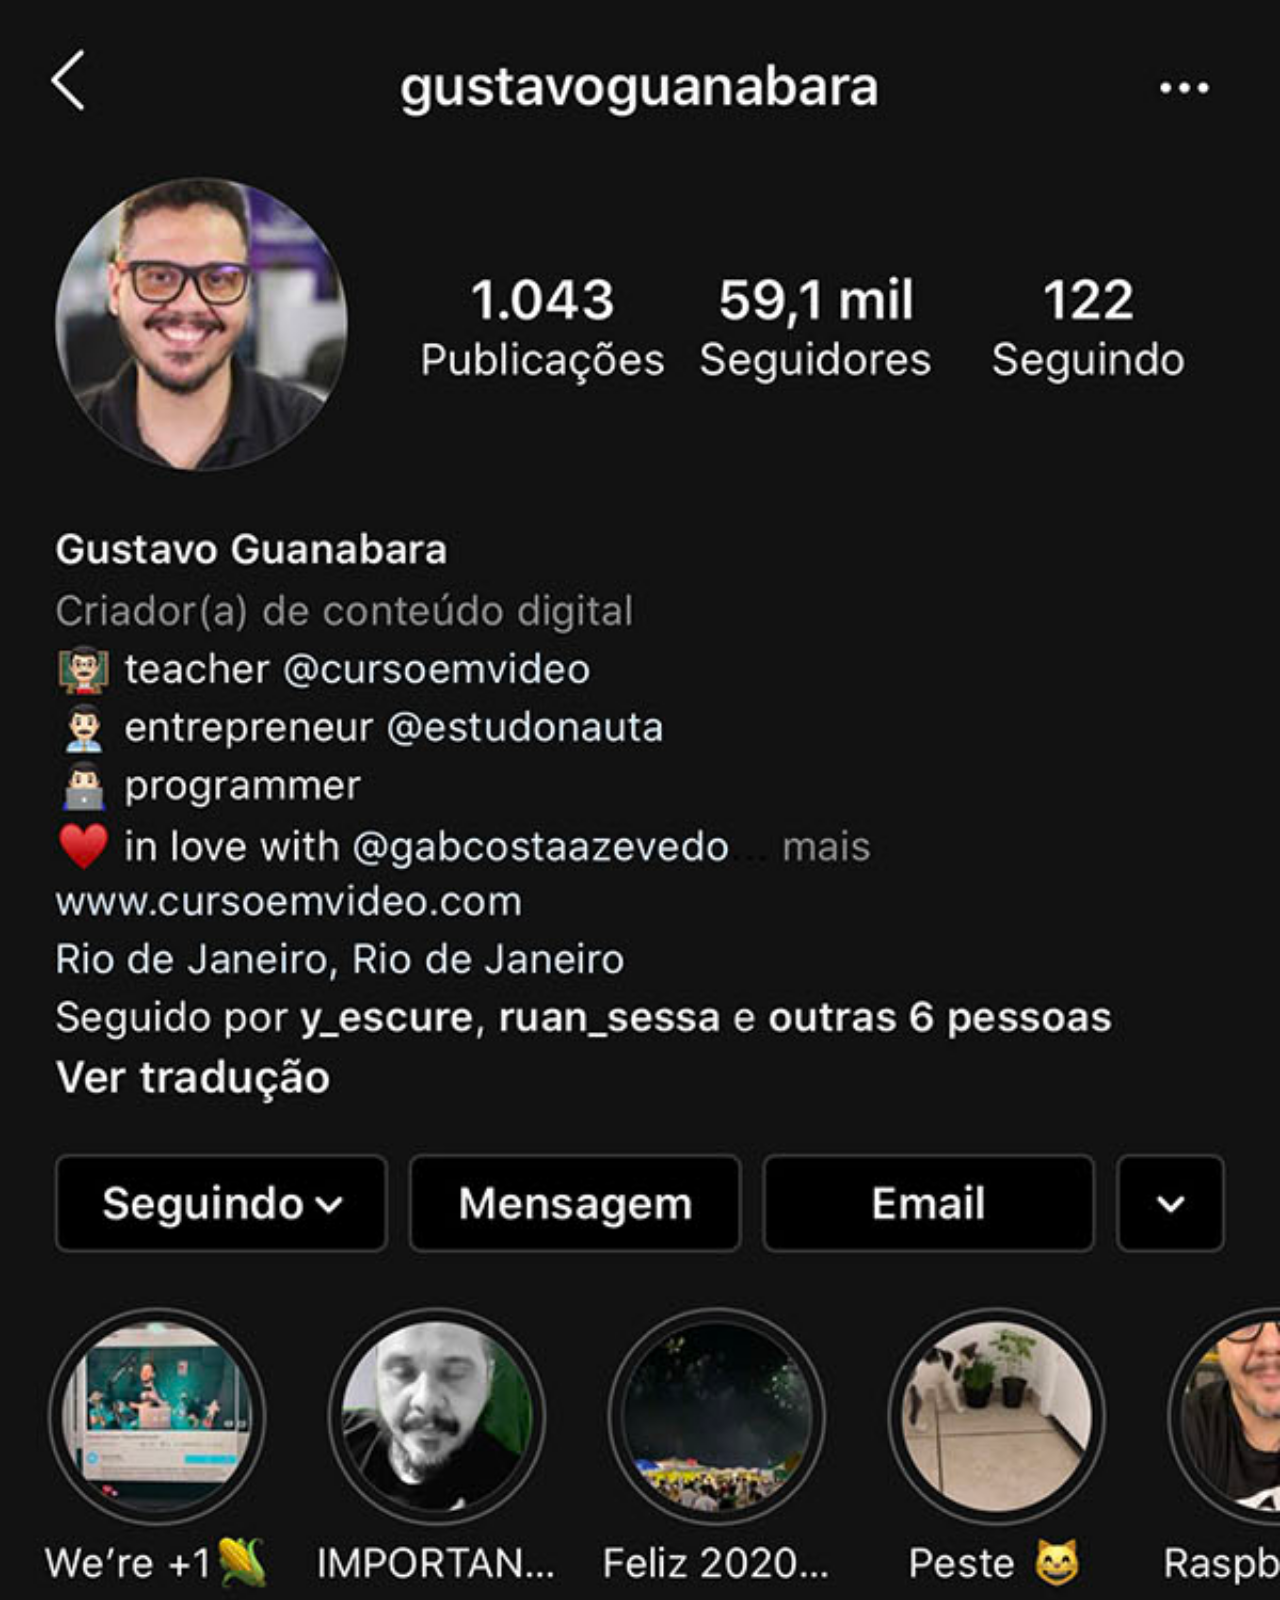
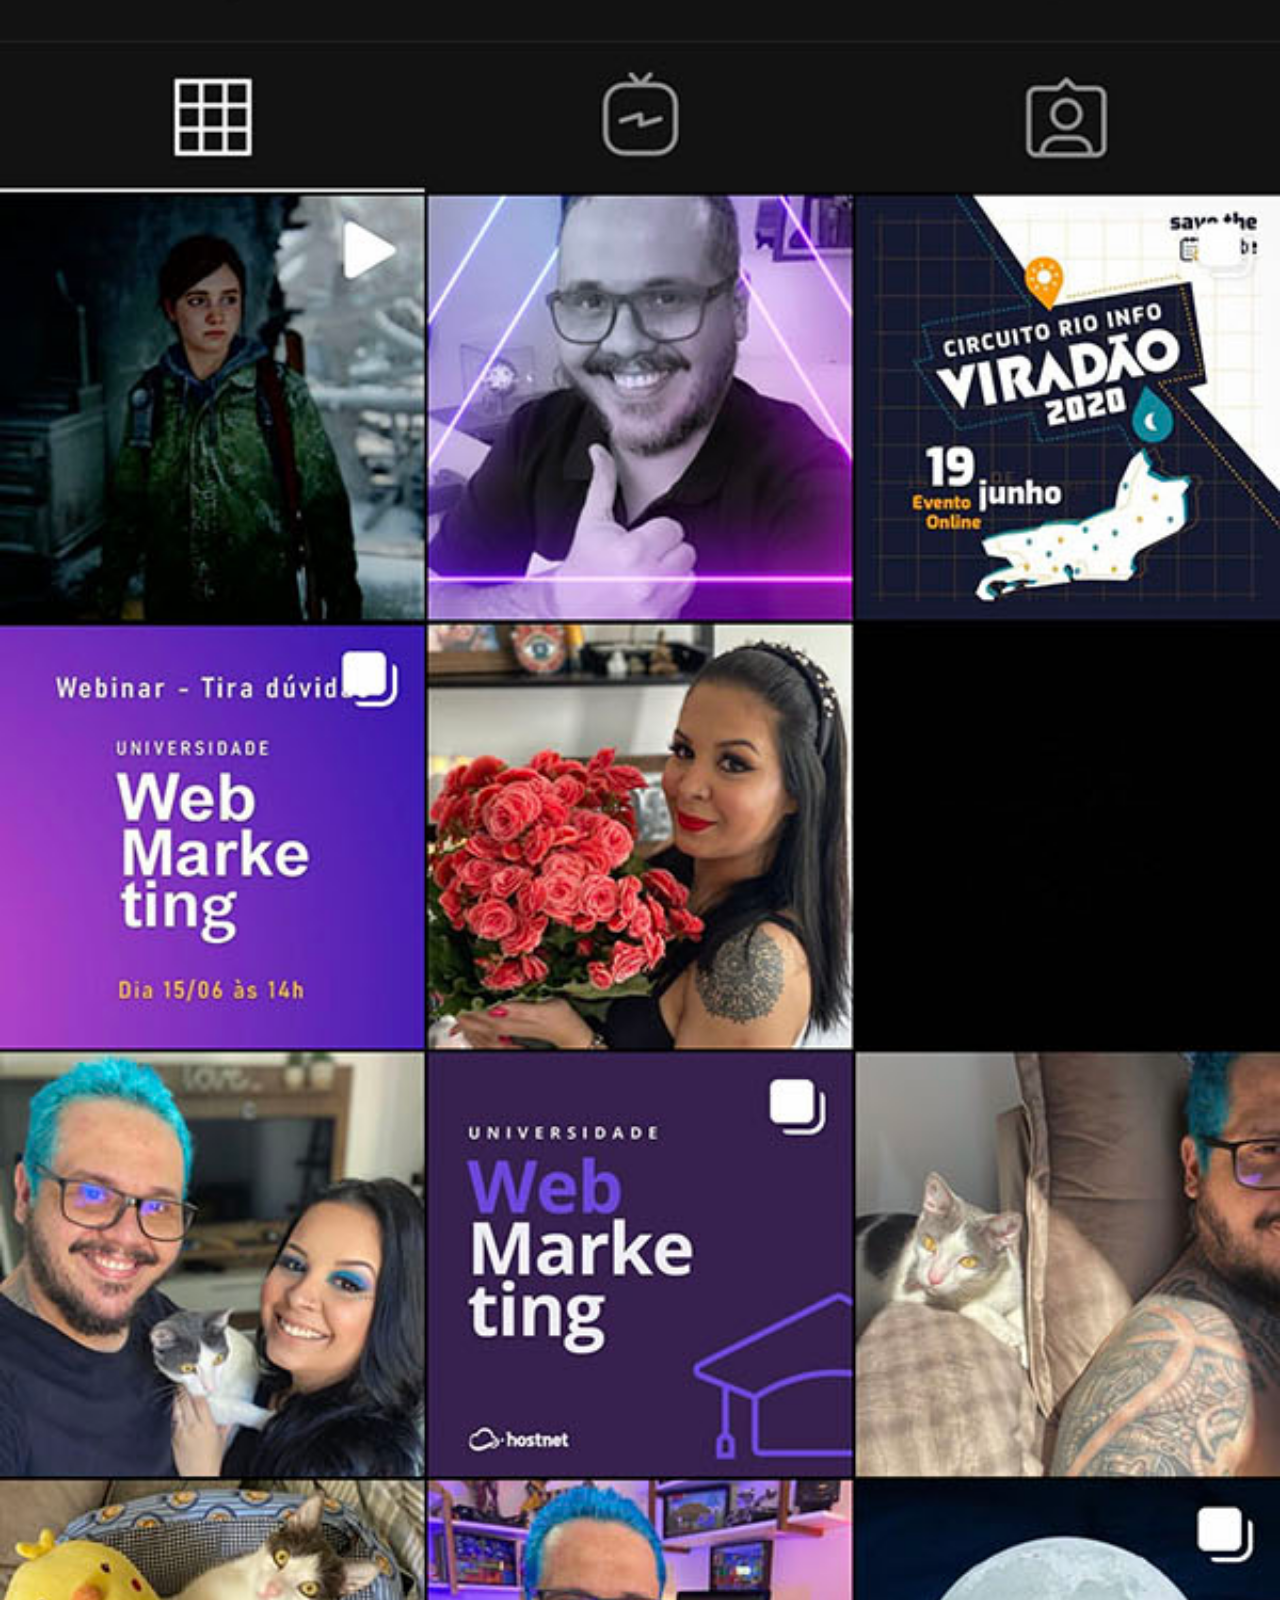
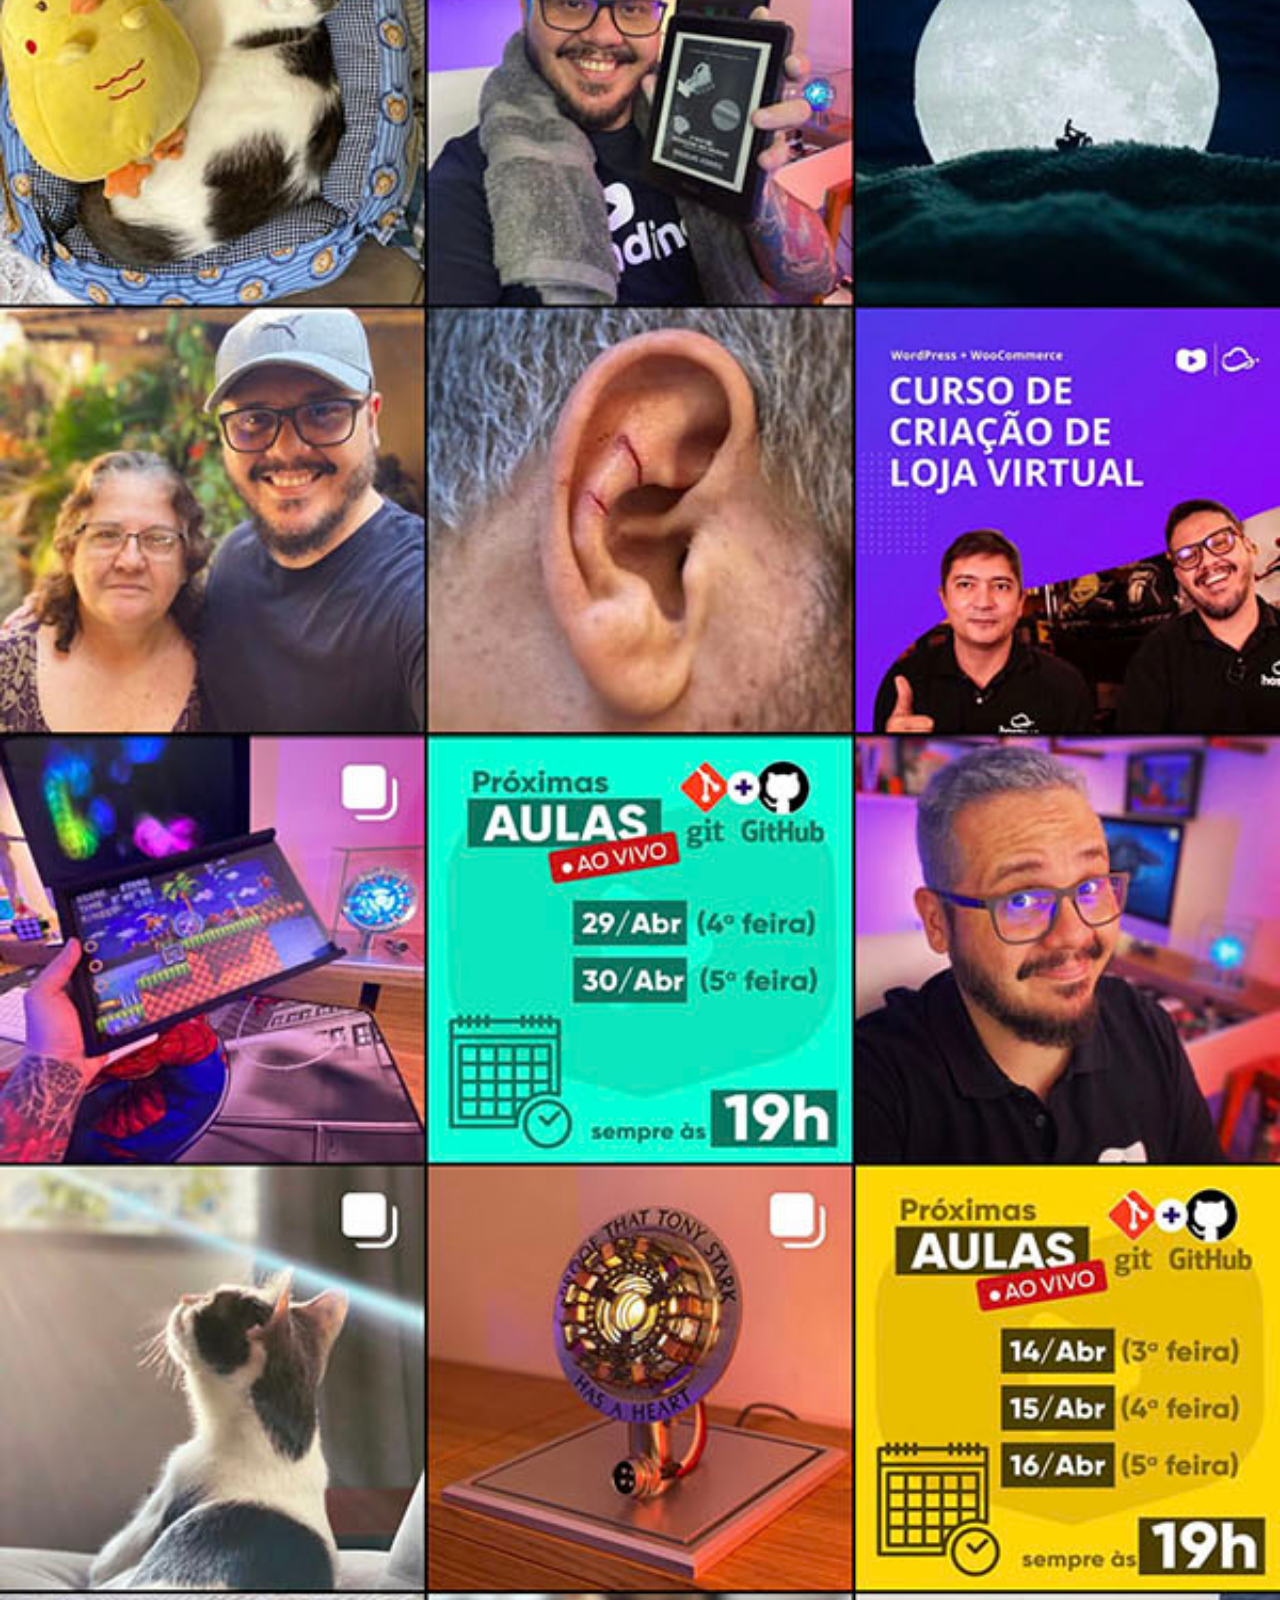
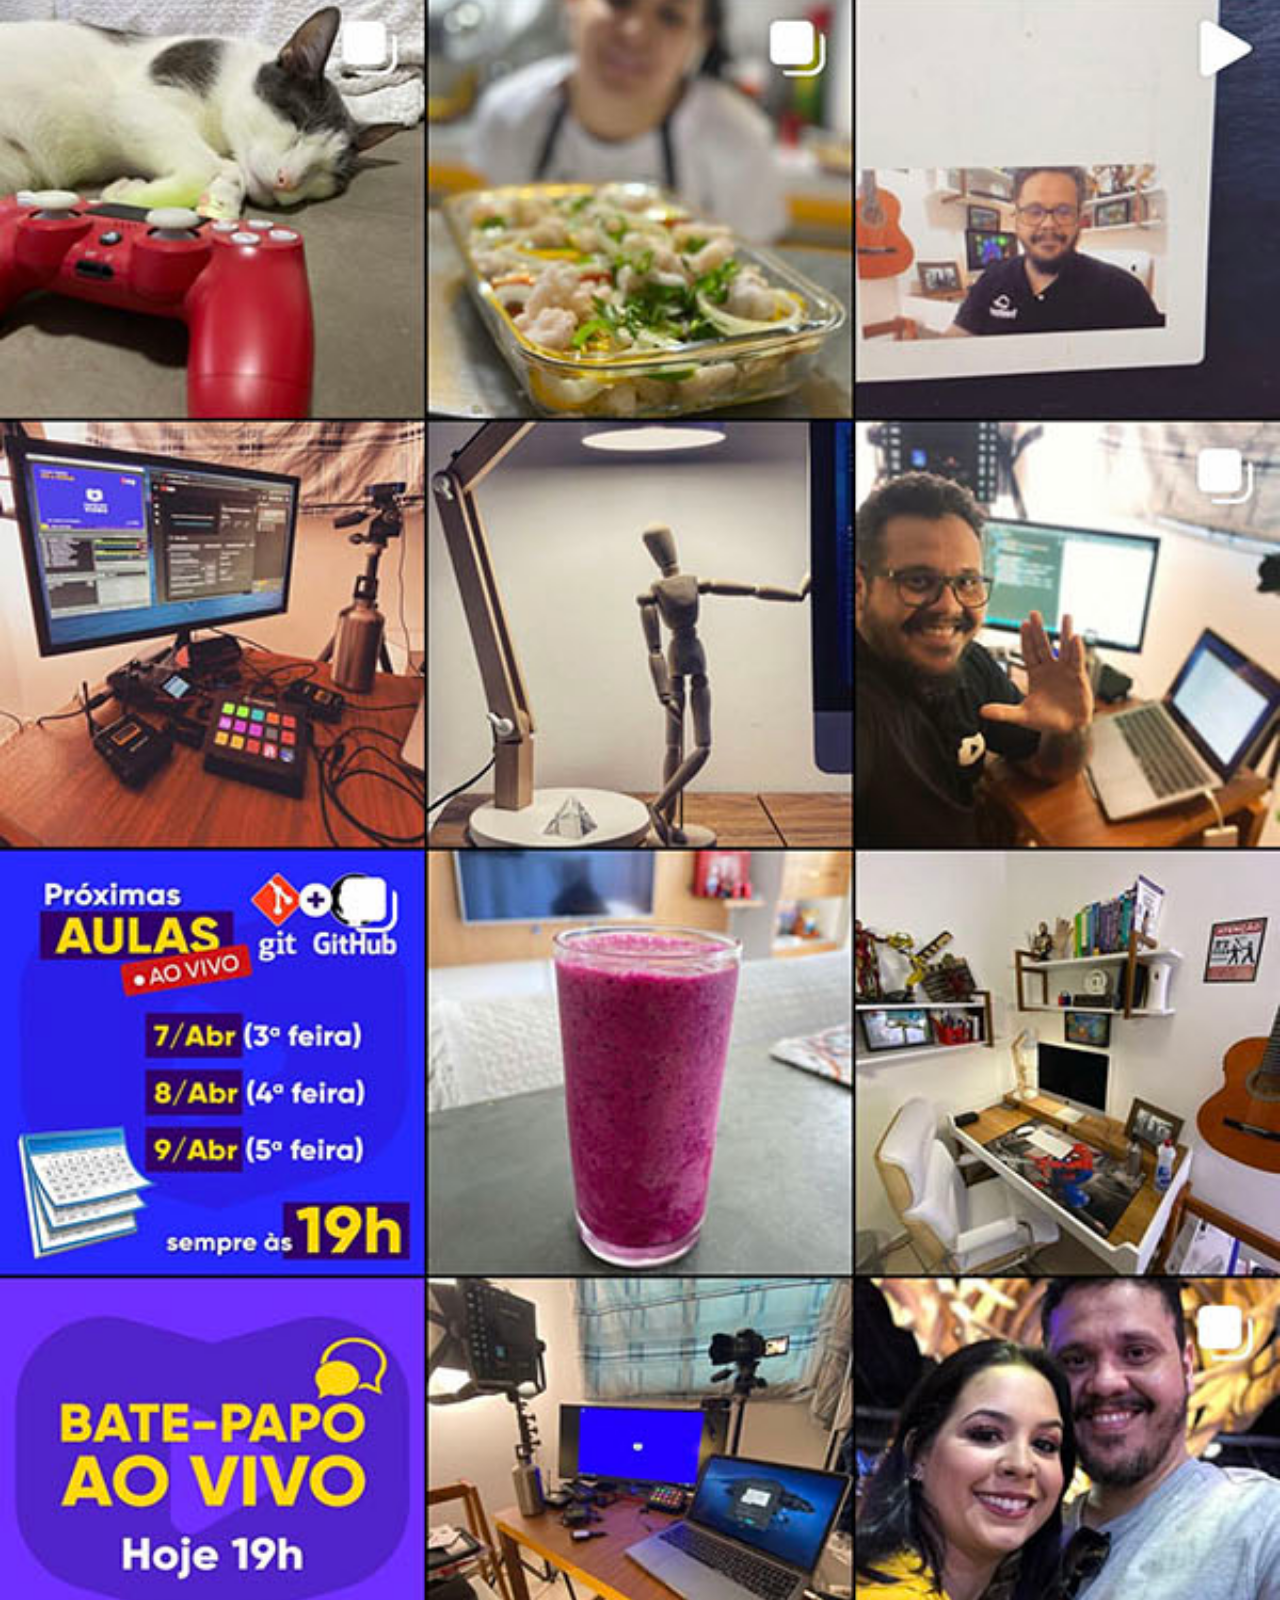
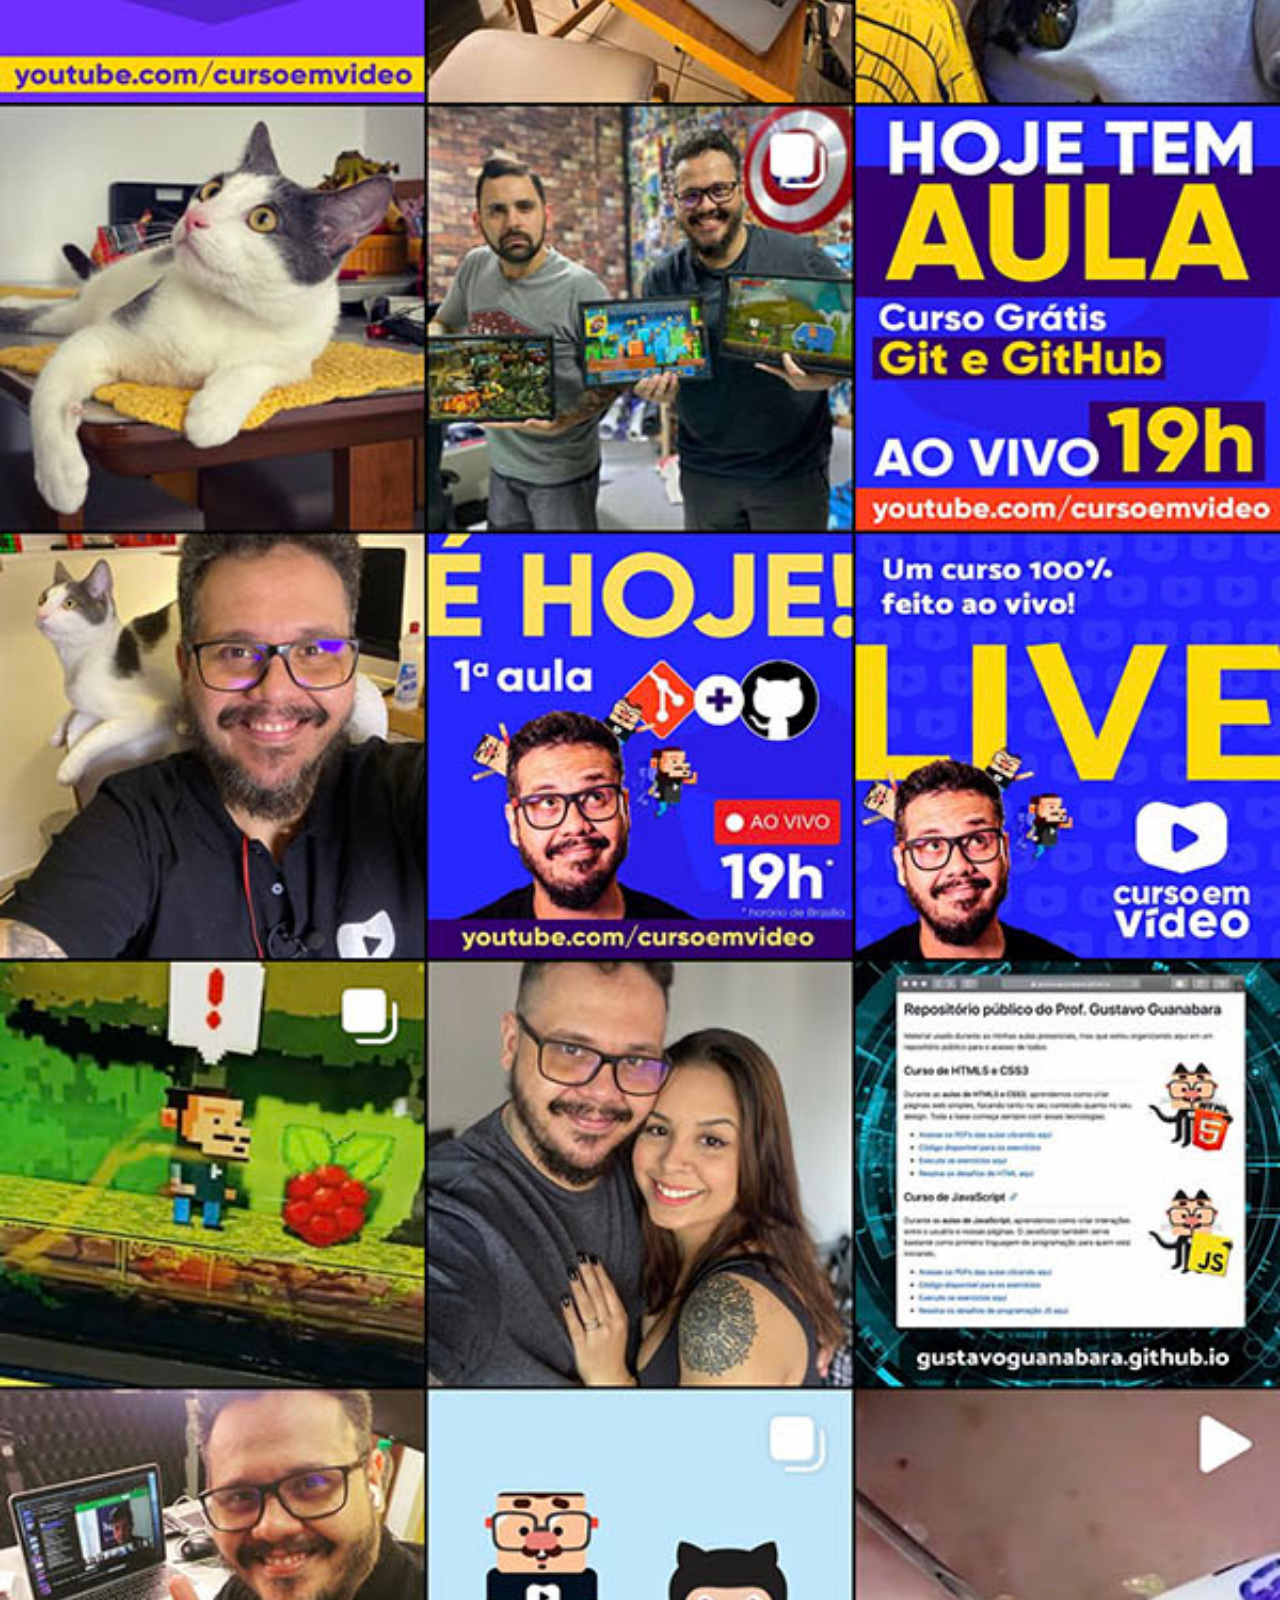
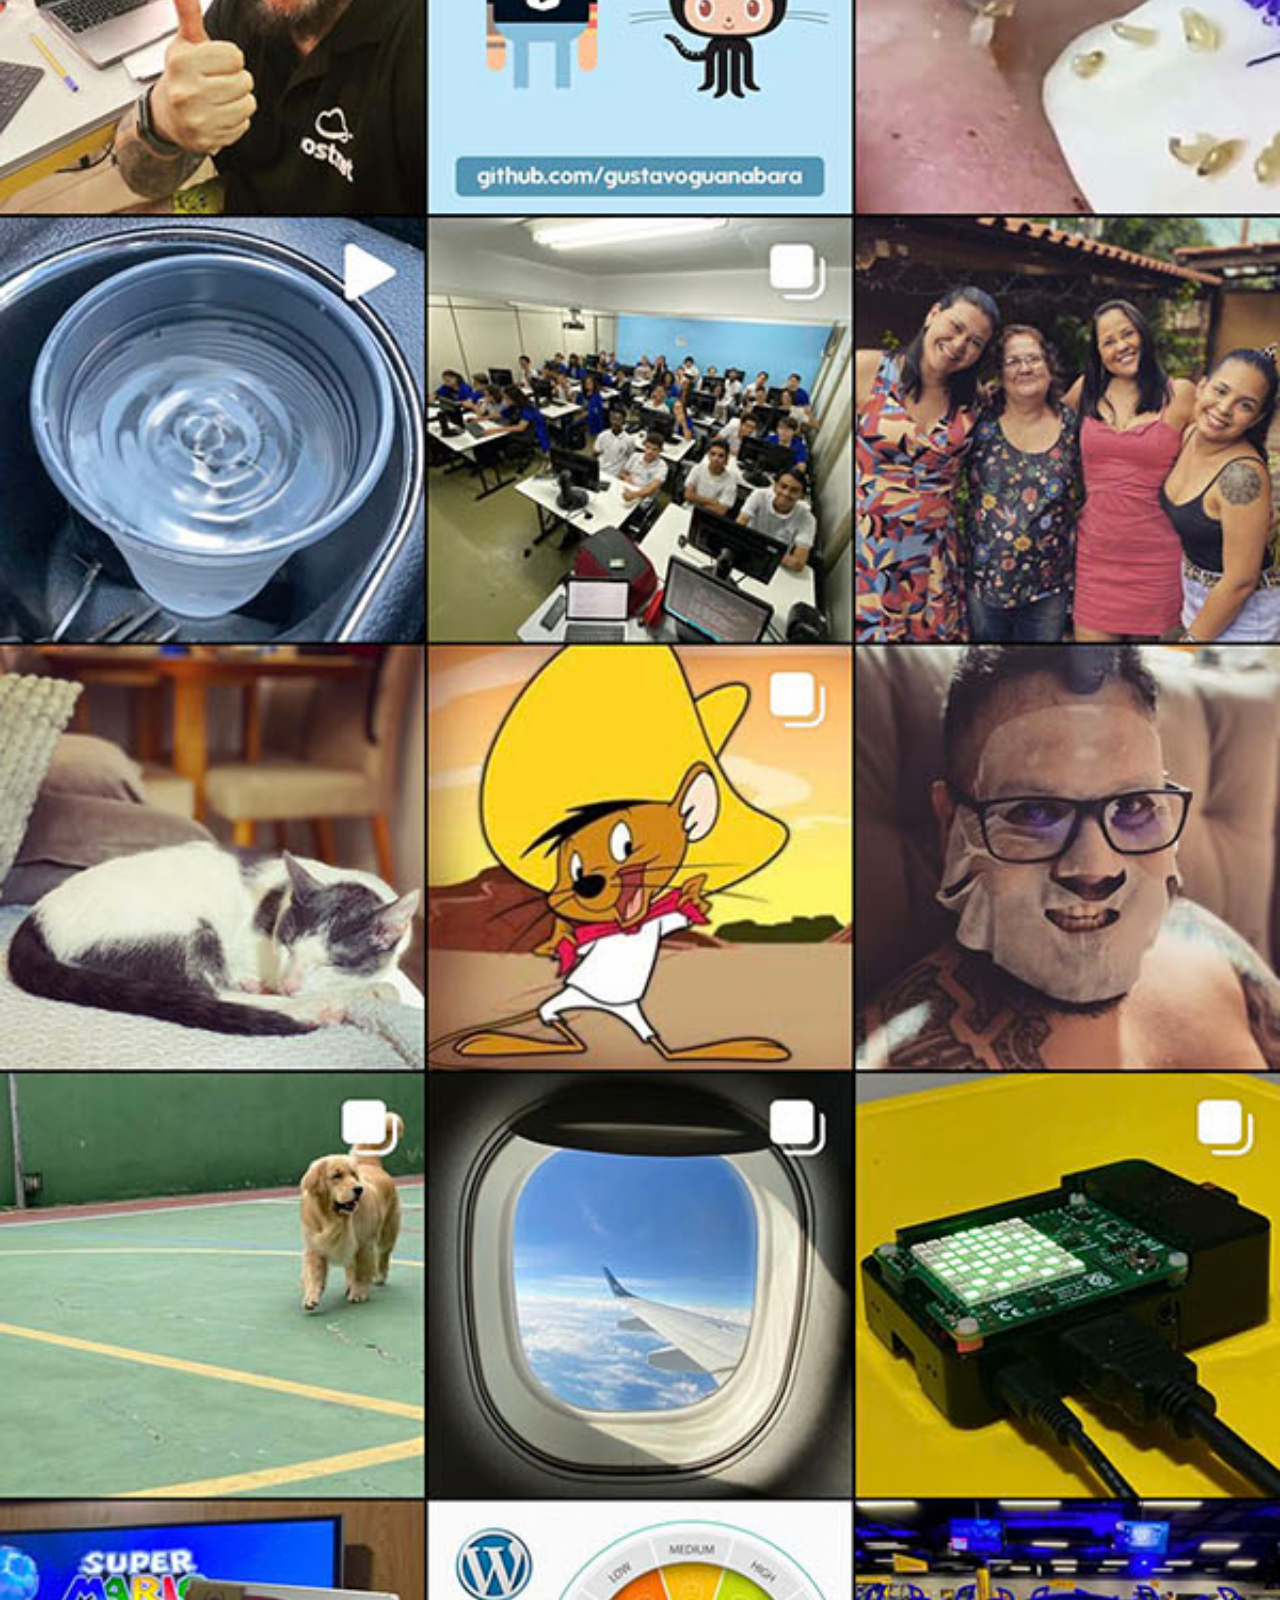
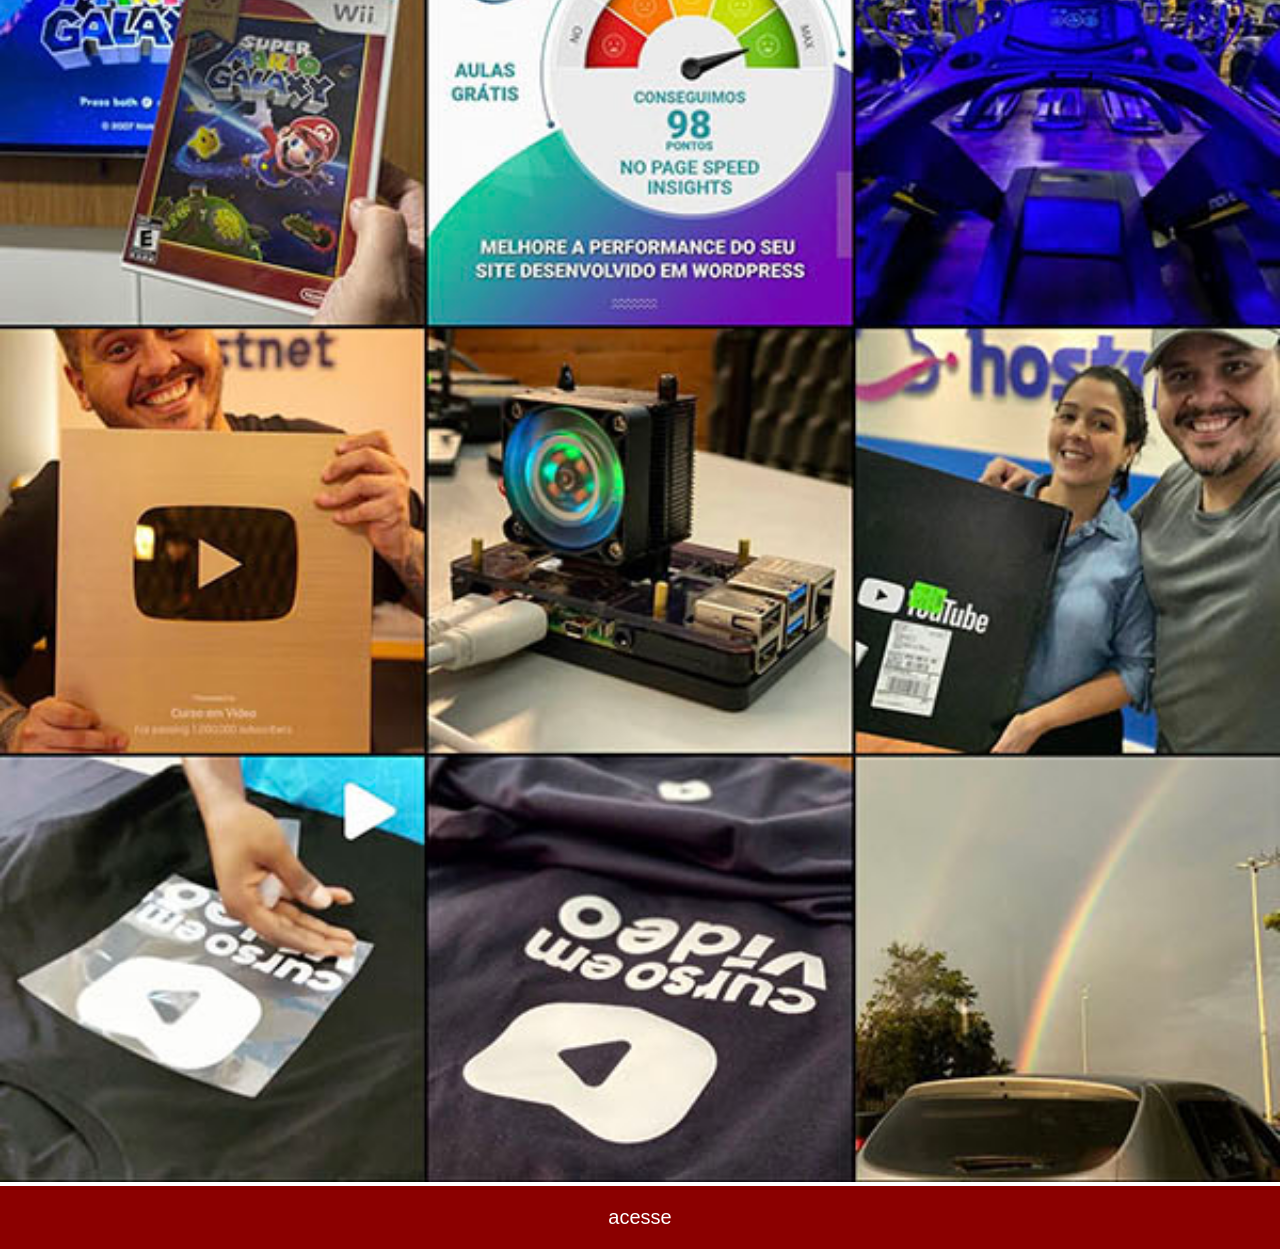
<file: instagram.html>
<!DOCTYPE html>
<html lang="pt-br">
<head>
    <meta charset="UTF-8">
    <meta name="viewport" content="width=device-width, initial-scale=1.0">
    <title>intagram</title>
    <link rel="stylesheet" href="redes.css">
</head>
<body>
    <img src="imagens/tela-instagram.jpg" alt="intagram">
    <a href="nstagram.com/gustavoguanabara">acesse</a>
</body>
</html>
</file>
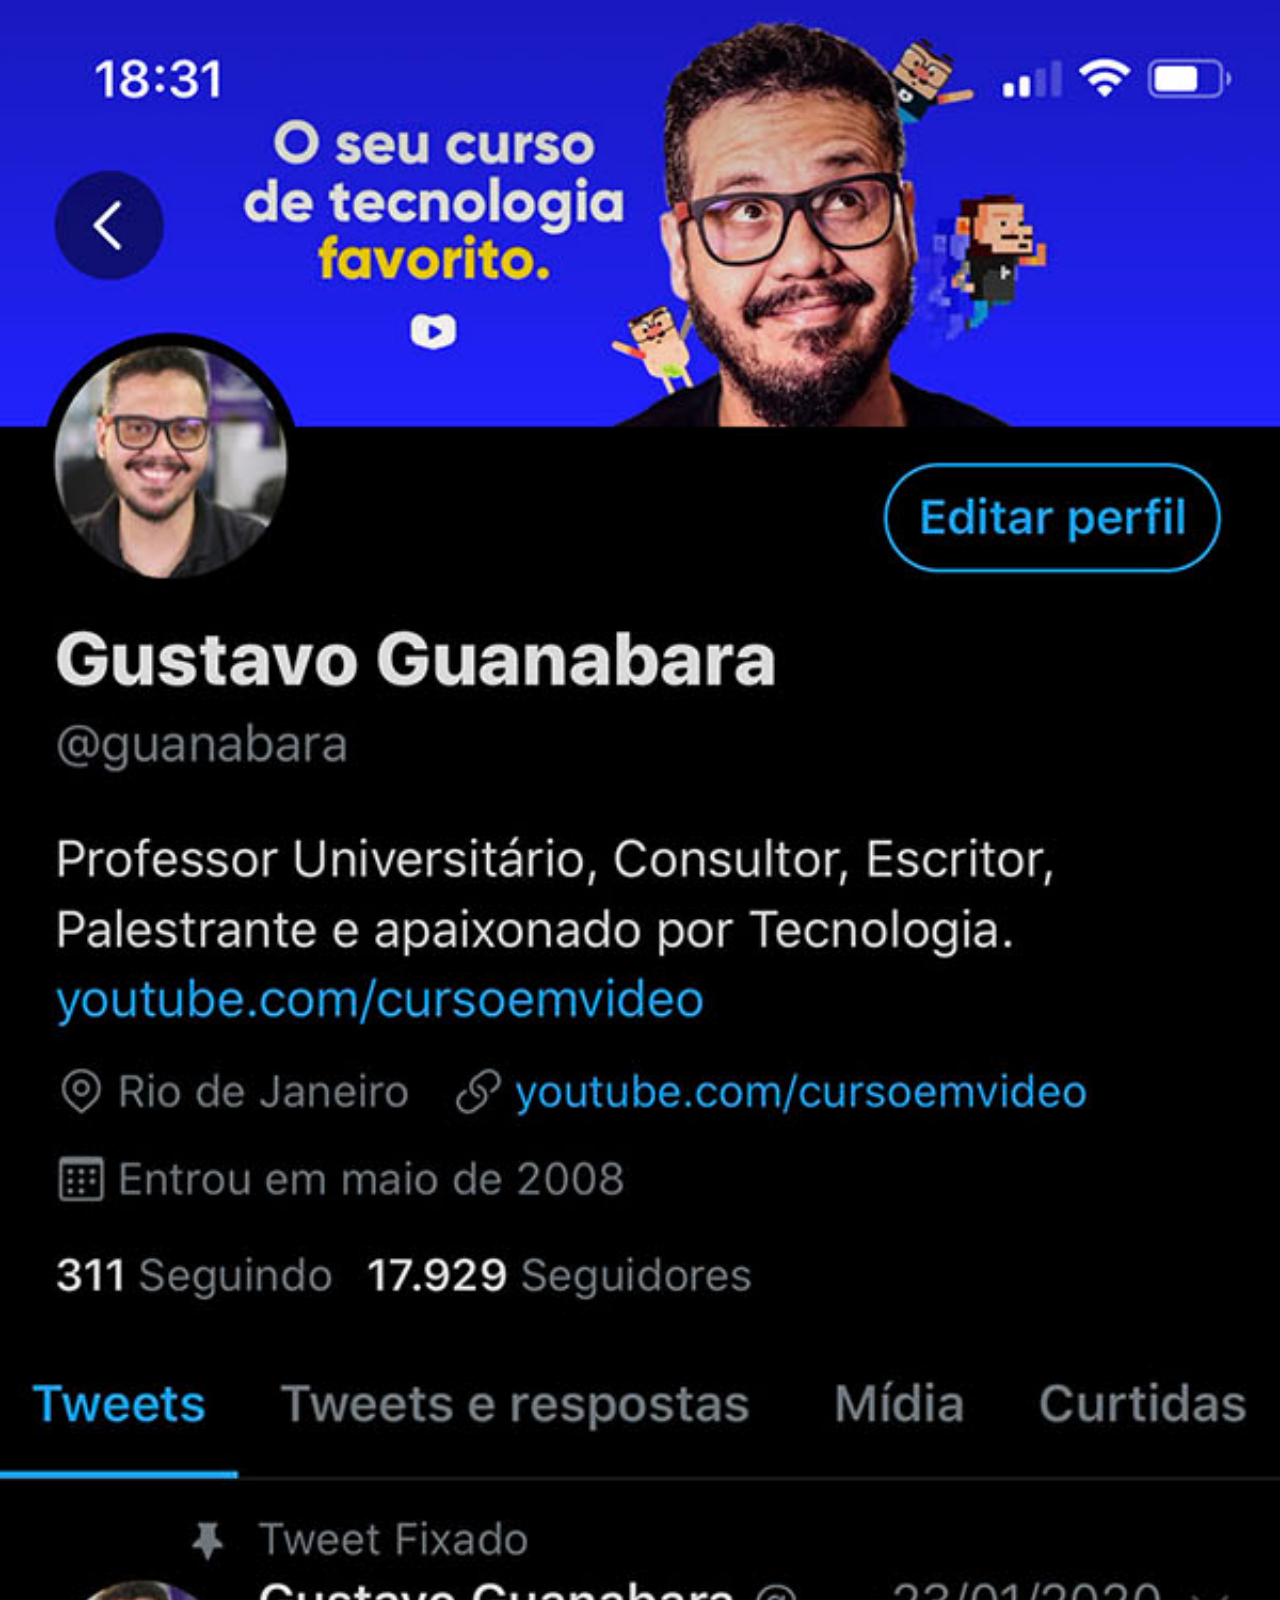
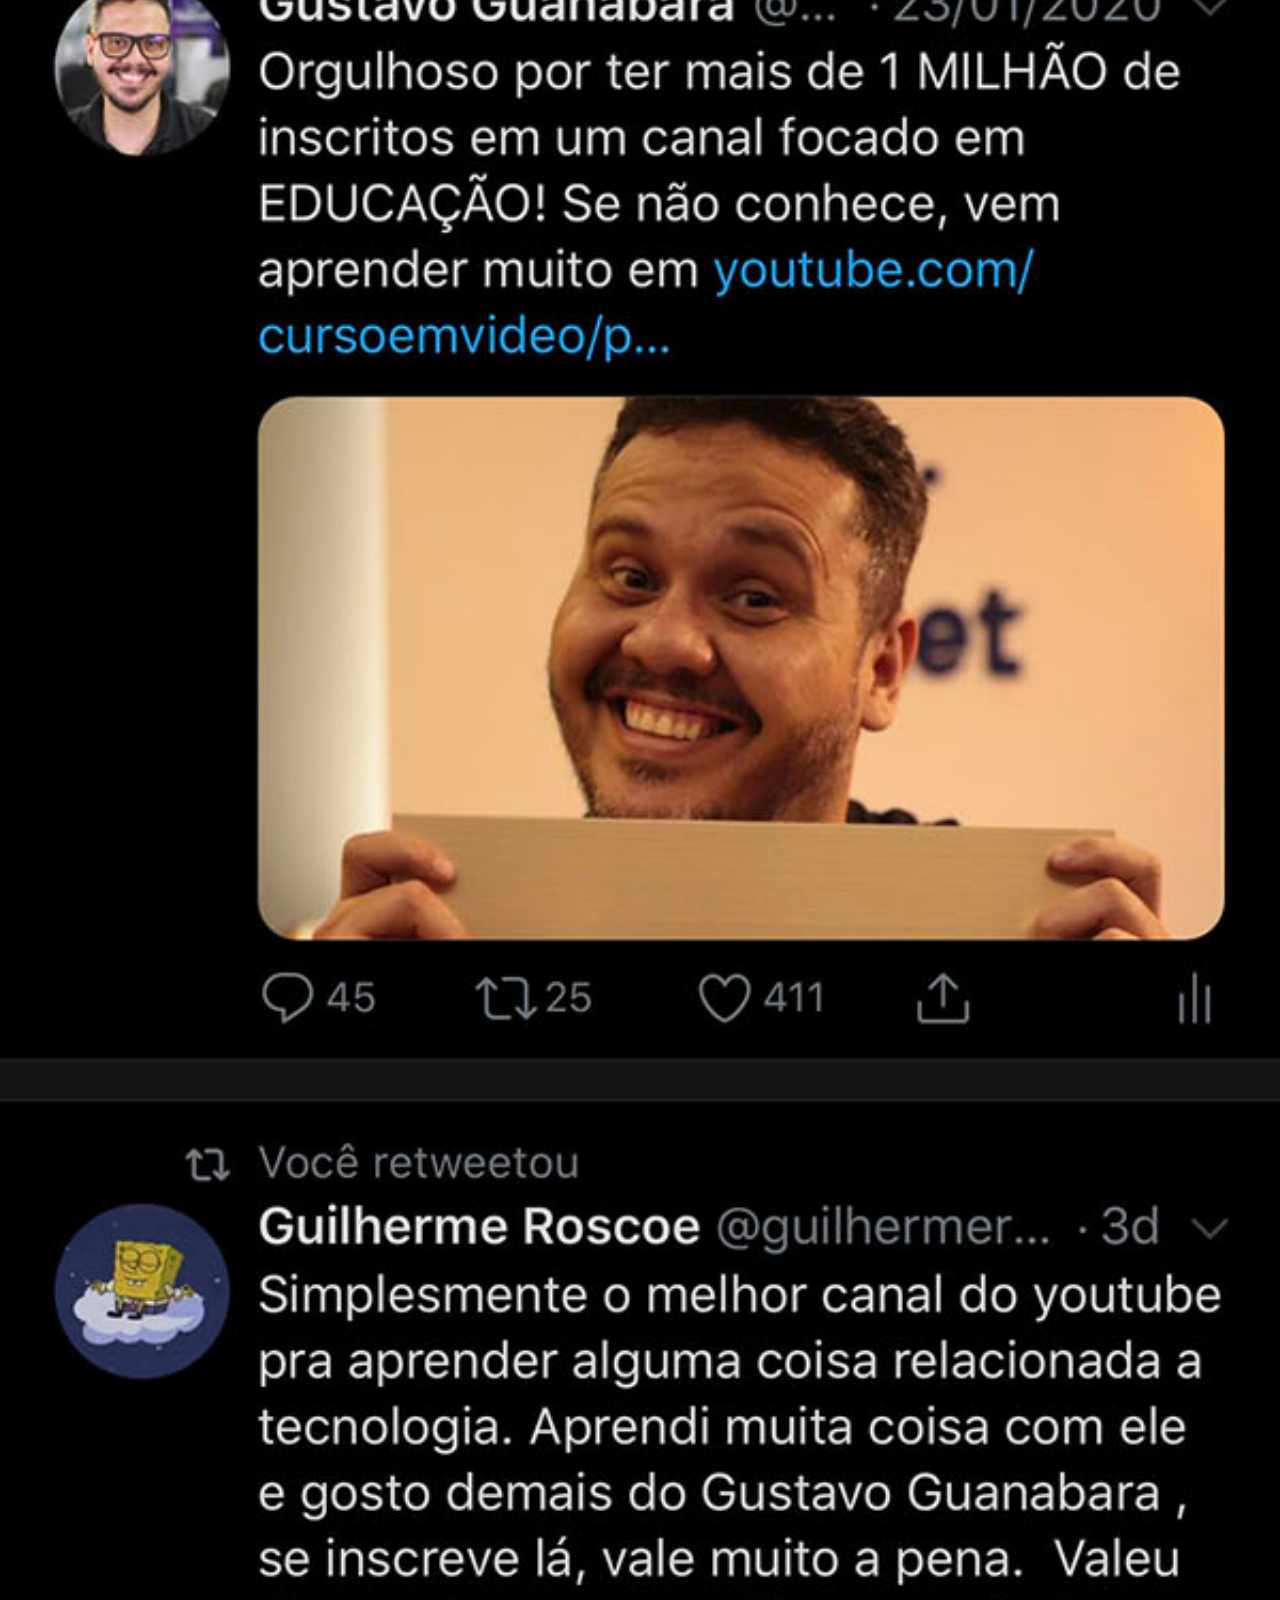
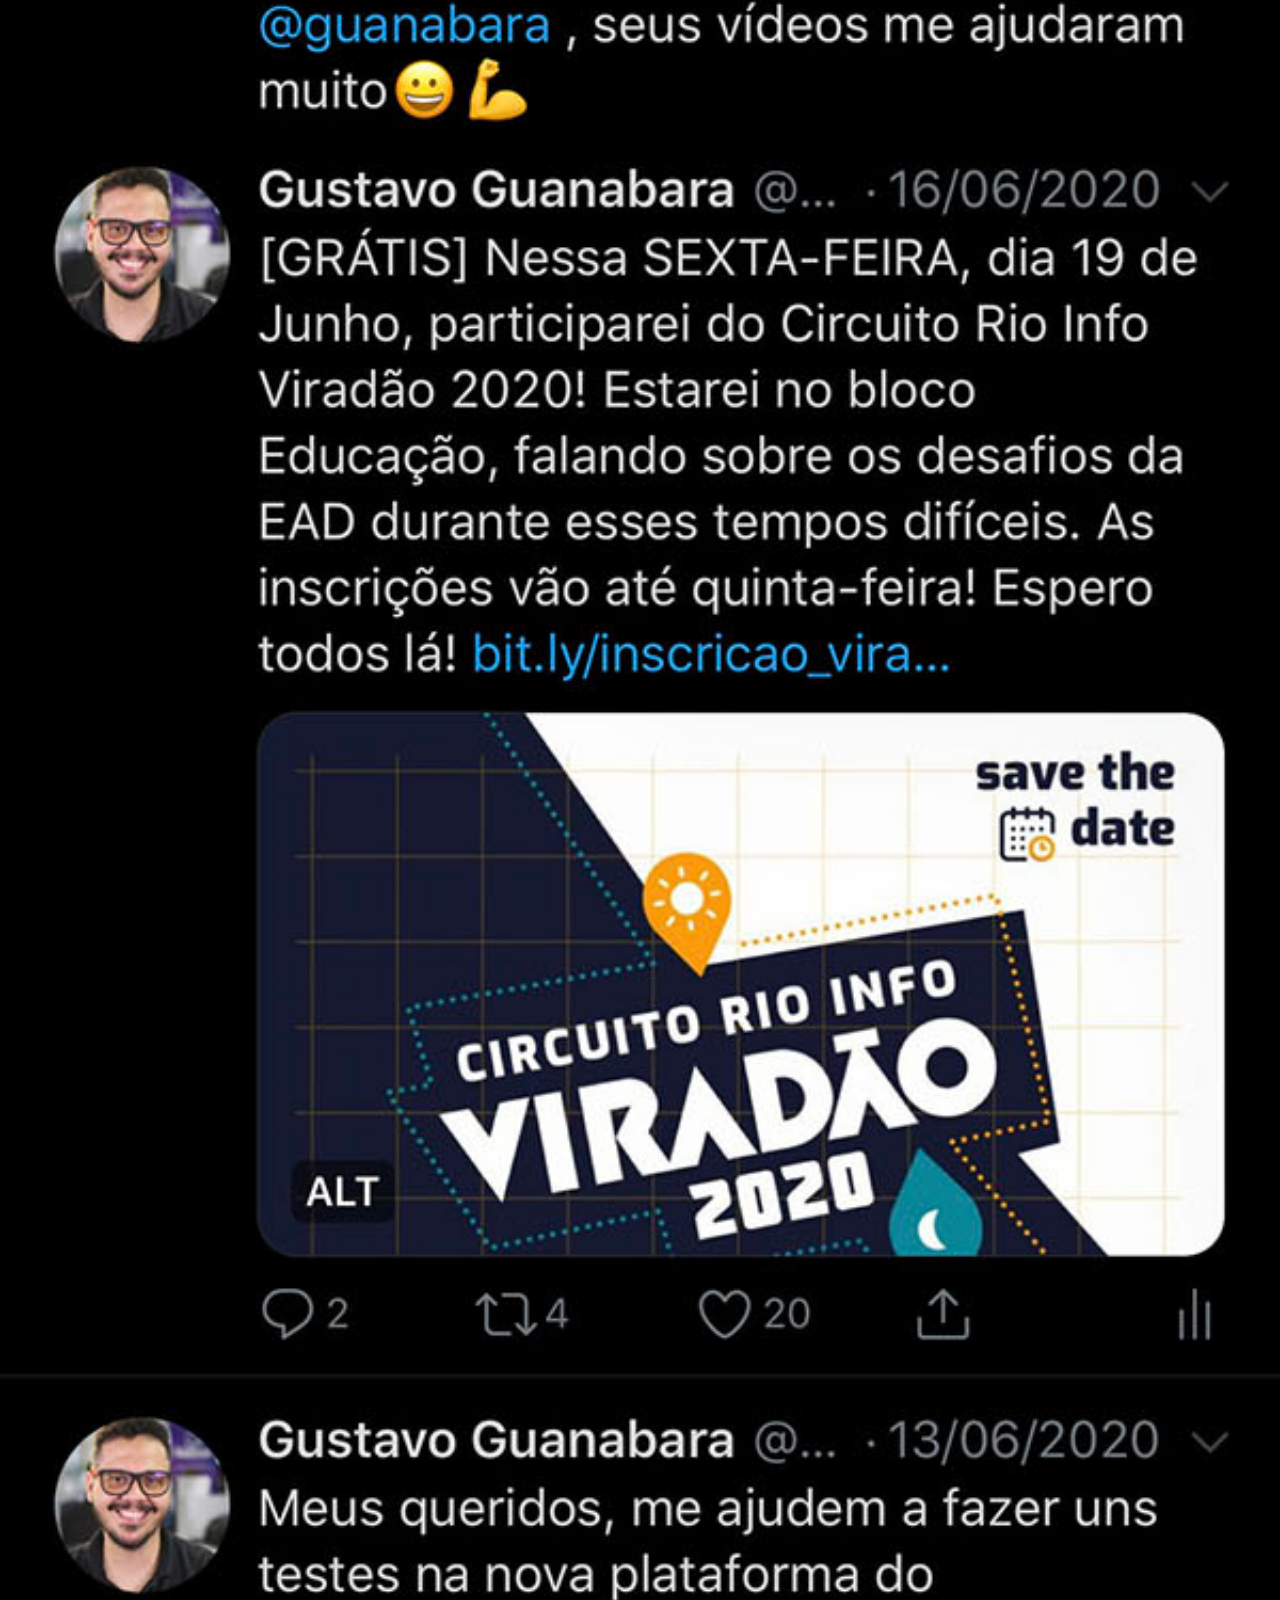
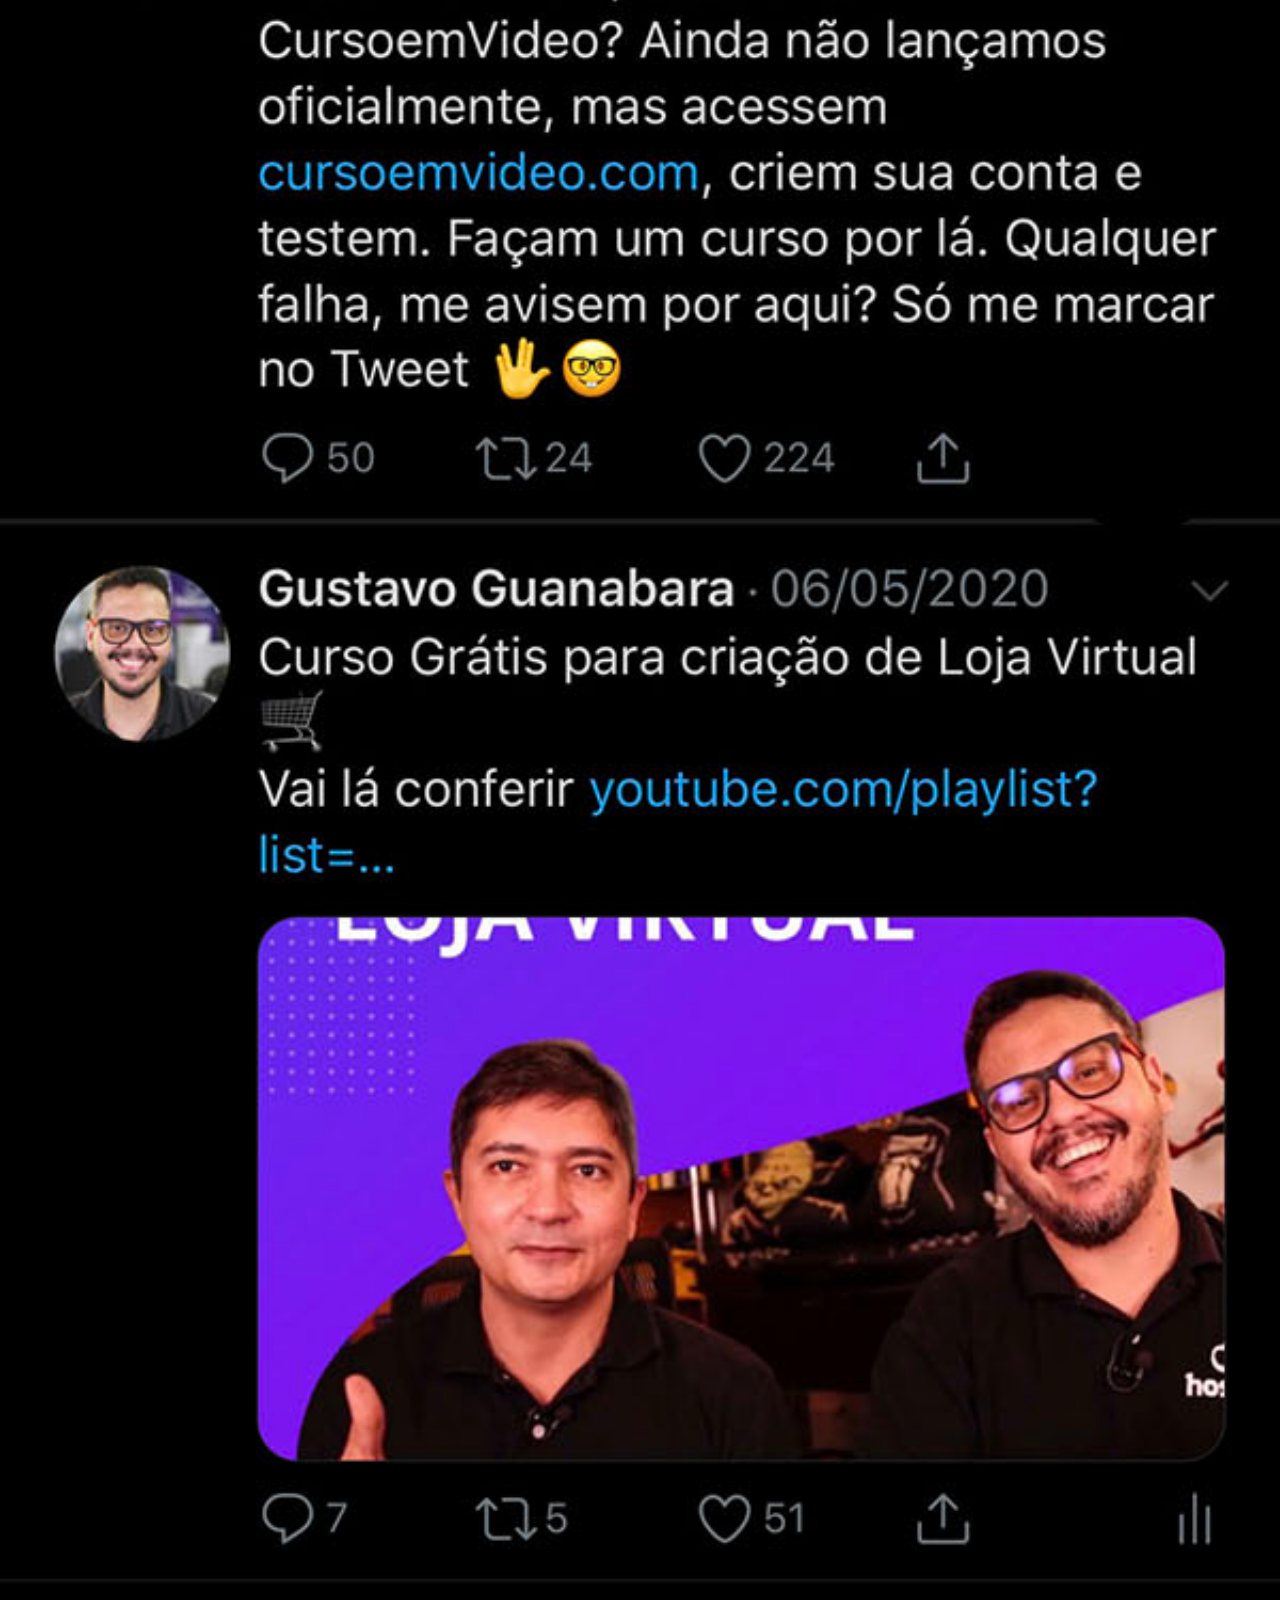
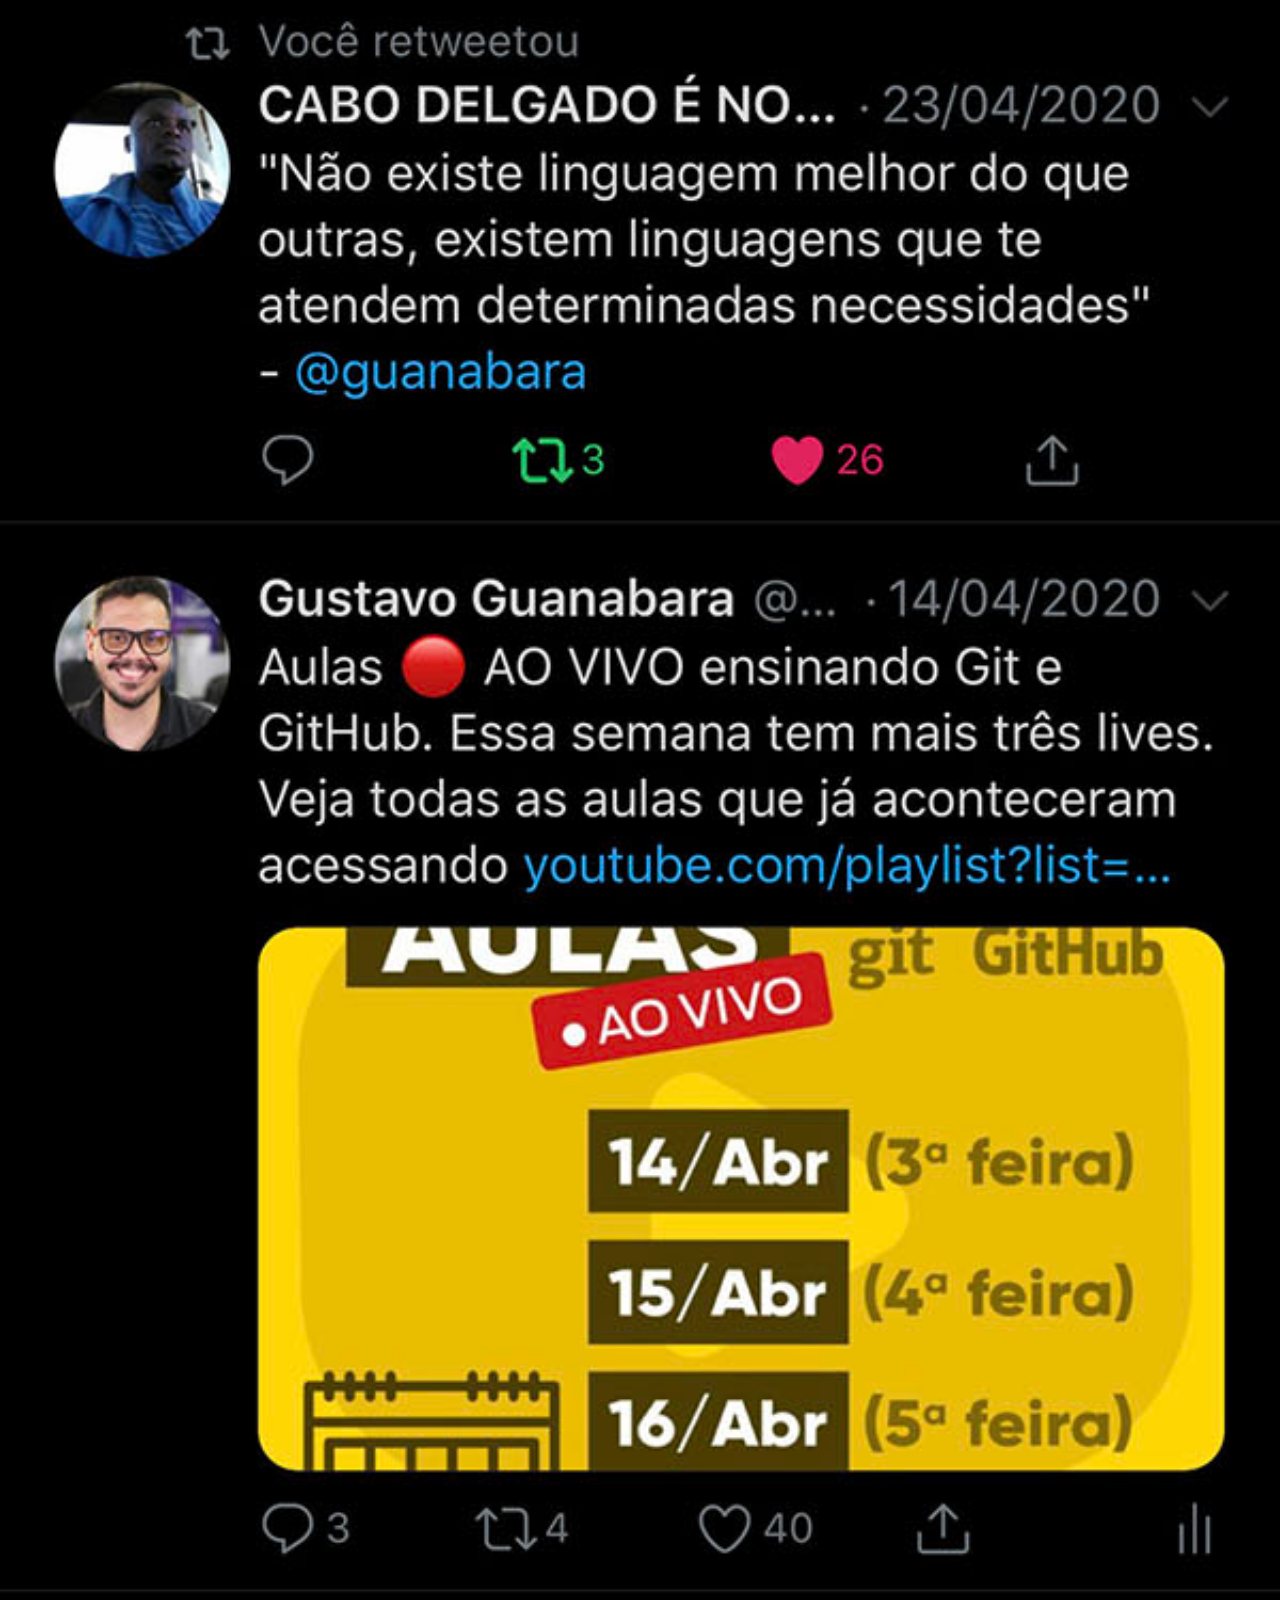
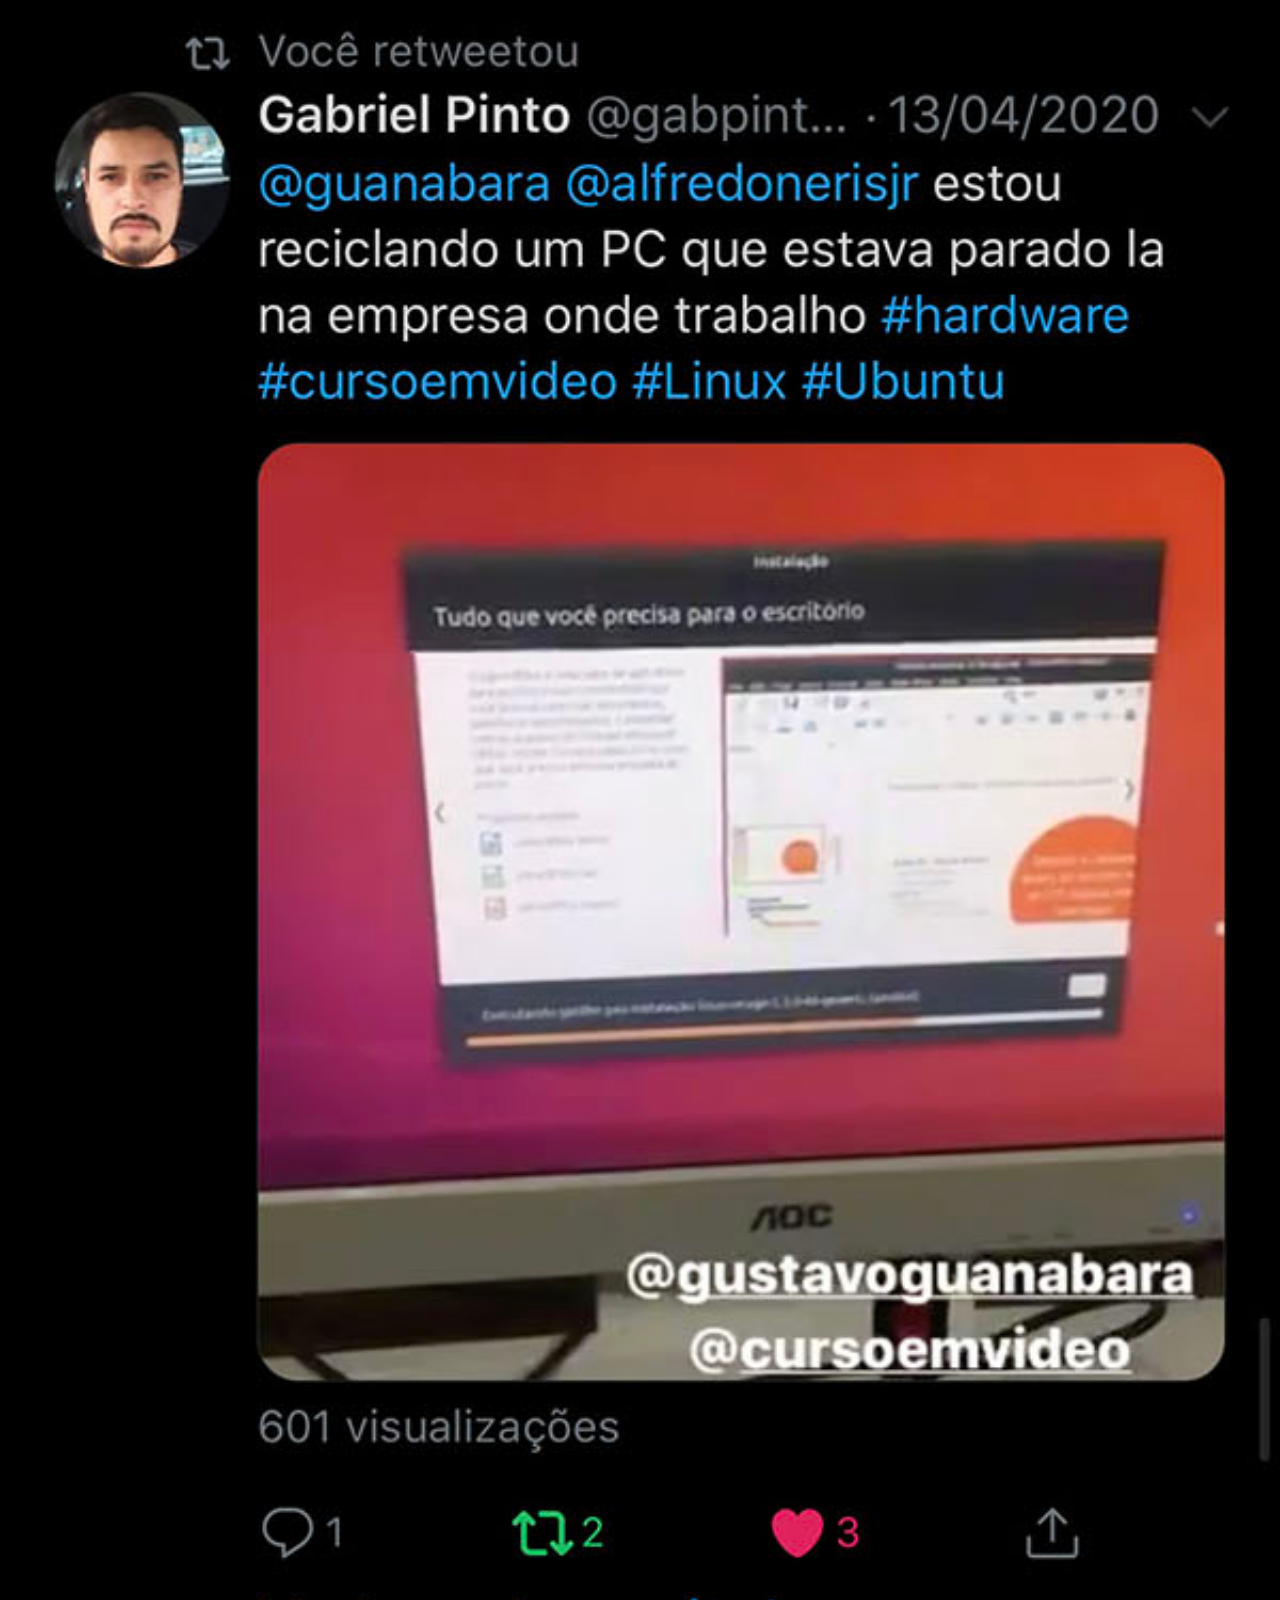
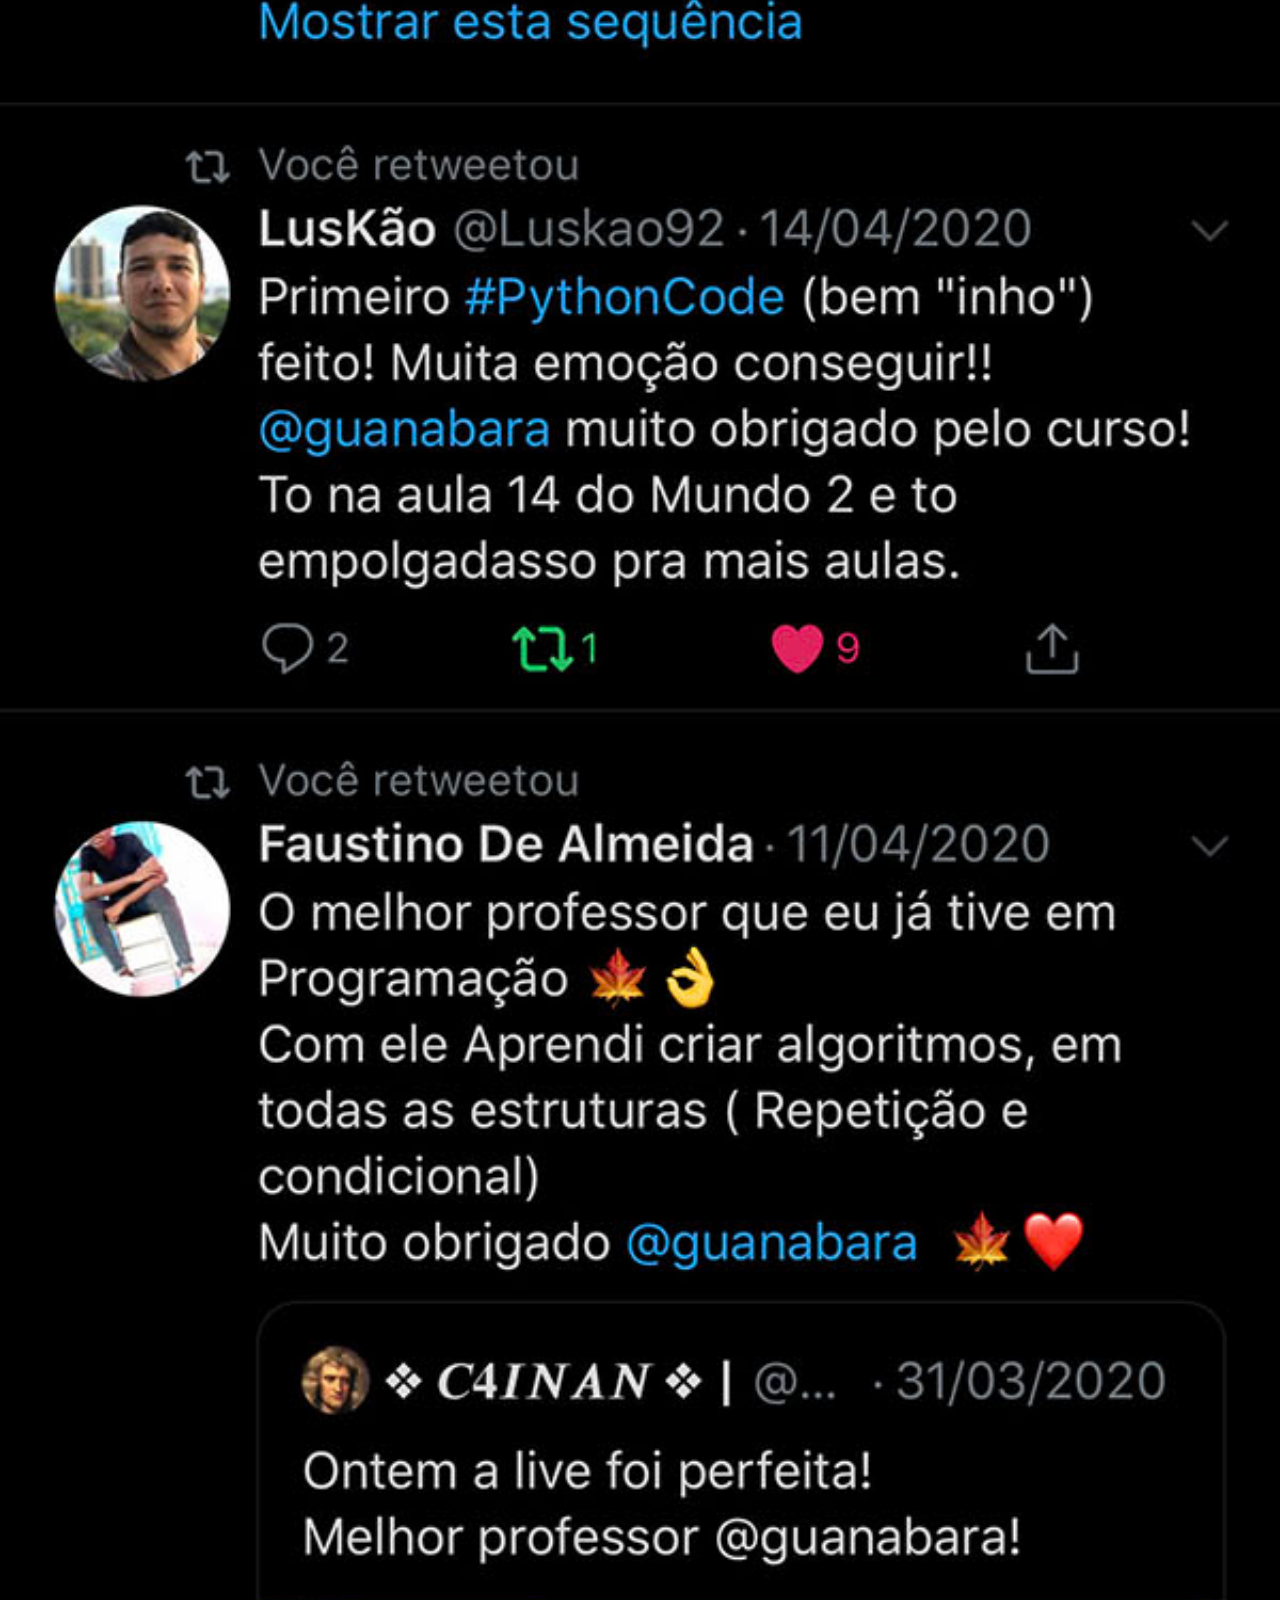
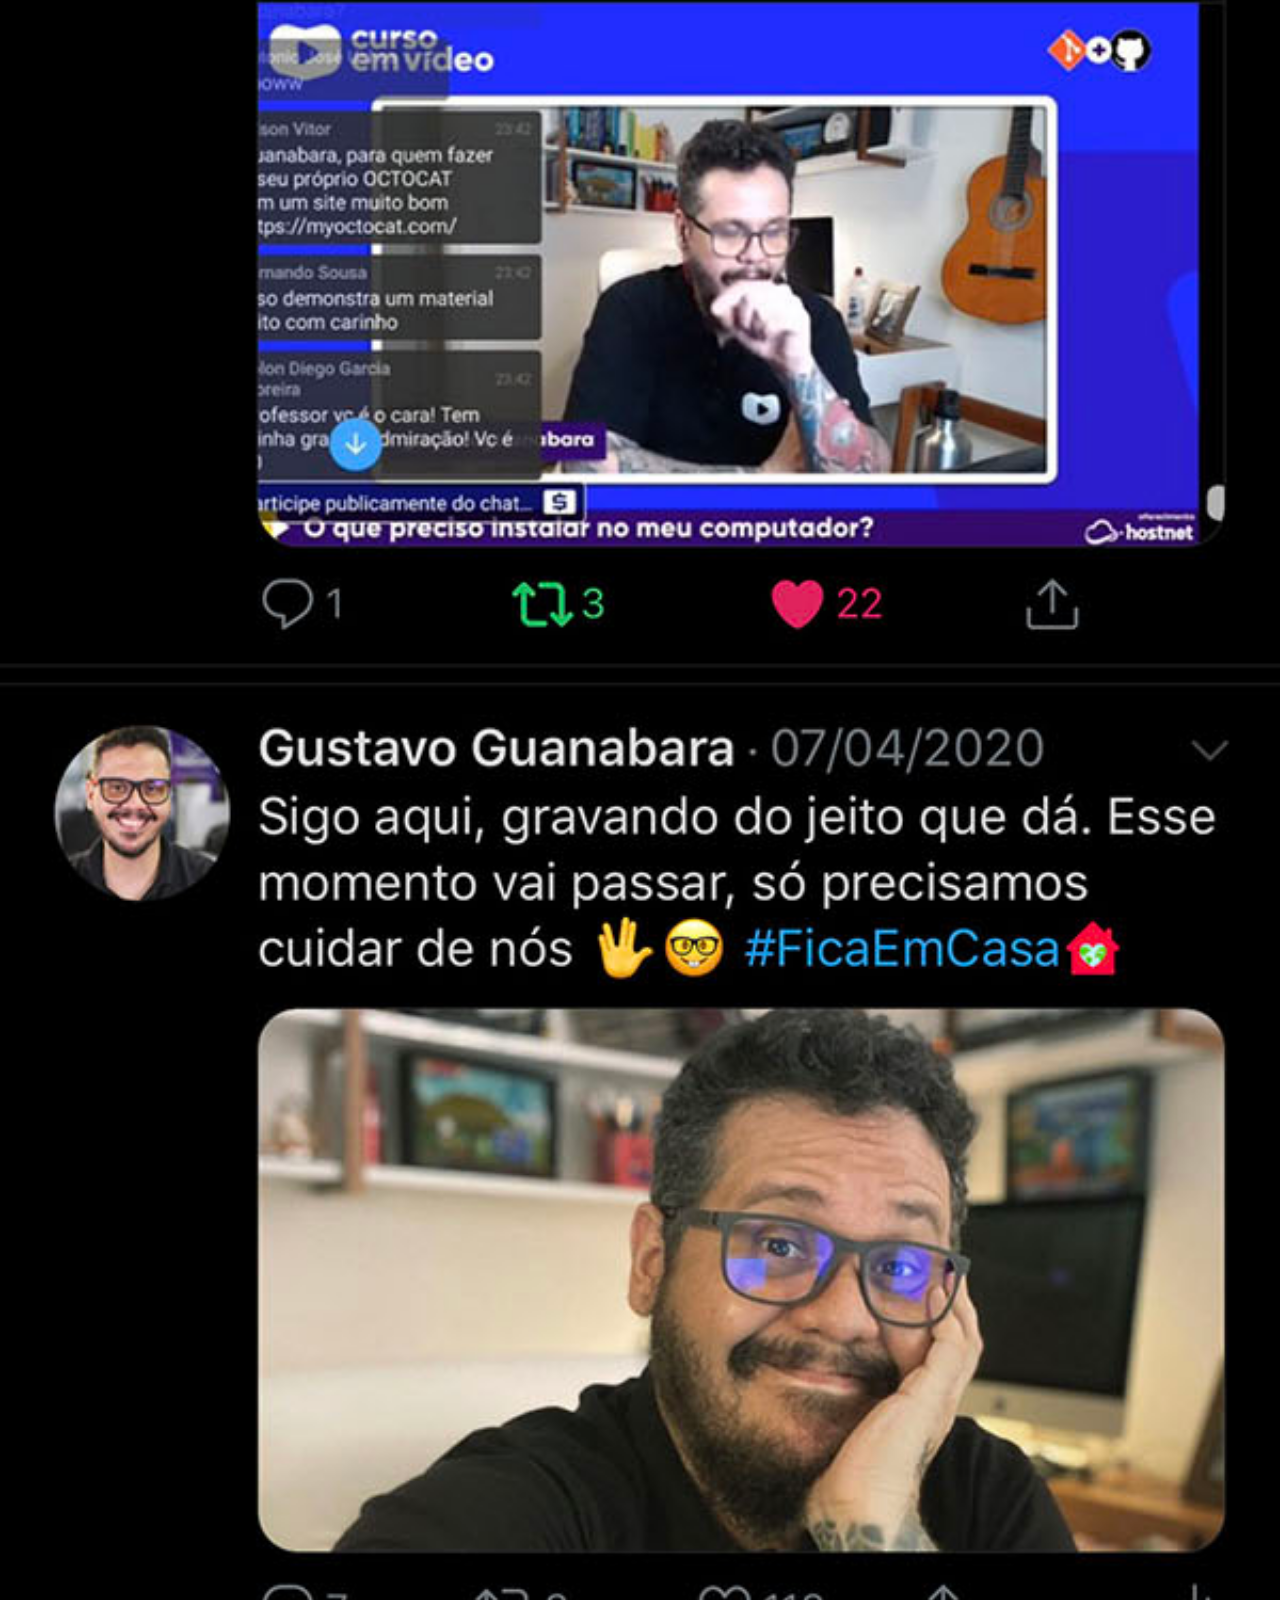
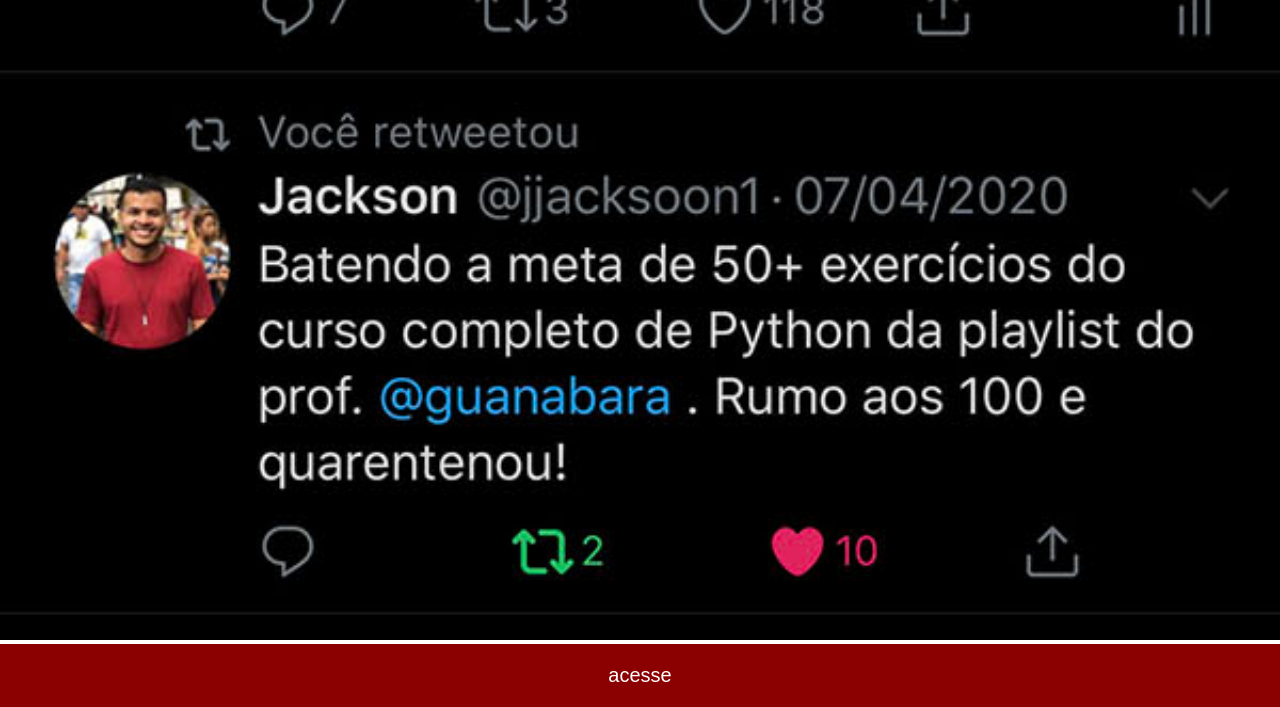
<file: twitter.html>
<!DOCTYPE html>
<html lang="pt-br">
<head>
    <meta charset="UTF-8">
    <meta name="viewport" content="width=device-width, initial-scale=1.0">
    <title>twitter</title>
    <link rel="stylesheet" href="redes.css">
</head>
<body>
    <img src="imagens/tela-twitter.jpg" alt="twitter">
    <a href="https://twitter.com/guanabara/" target="_blank">acesse</a>
</body>
</html>
</file>
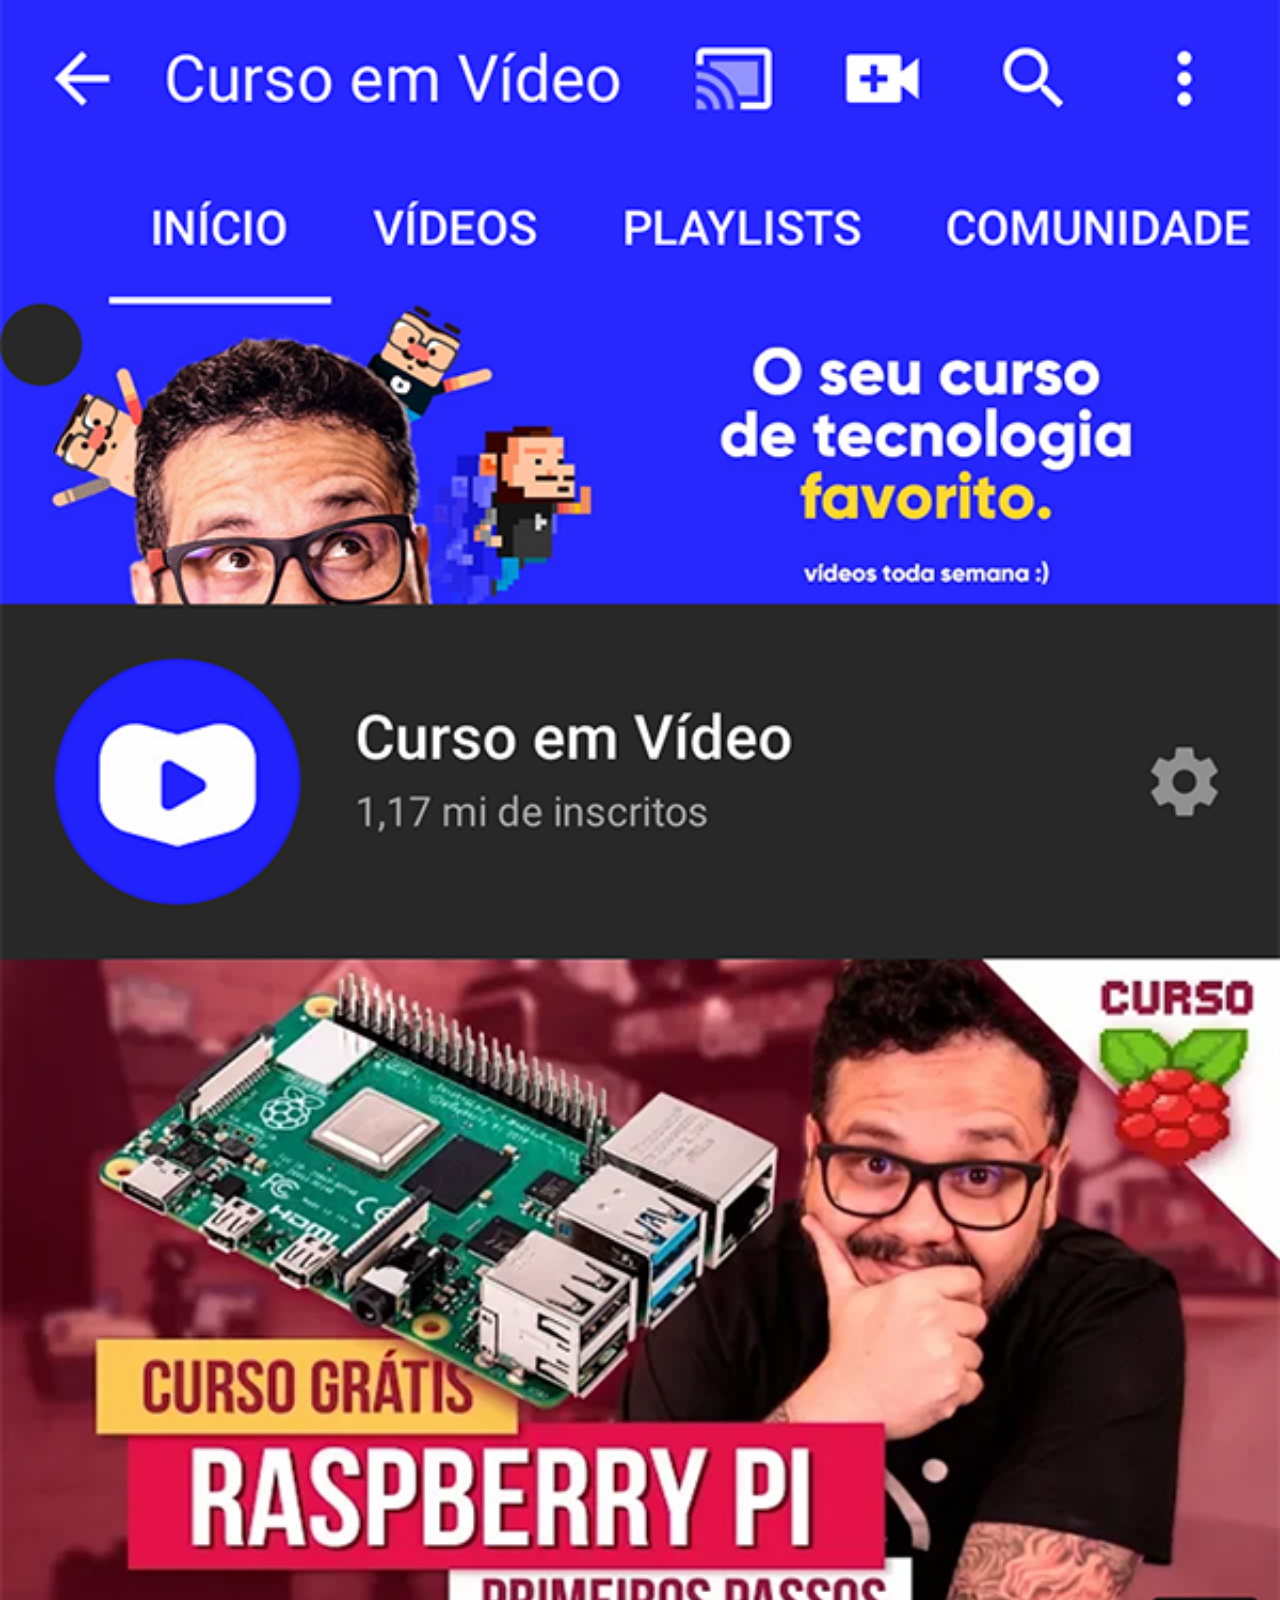
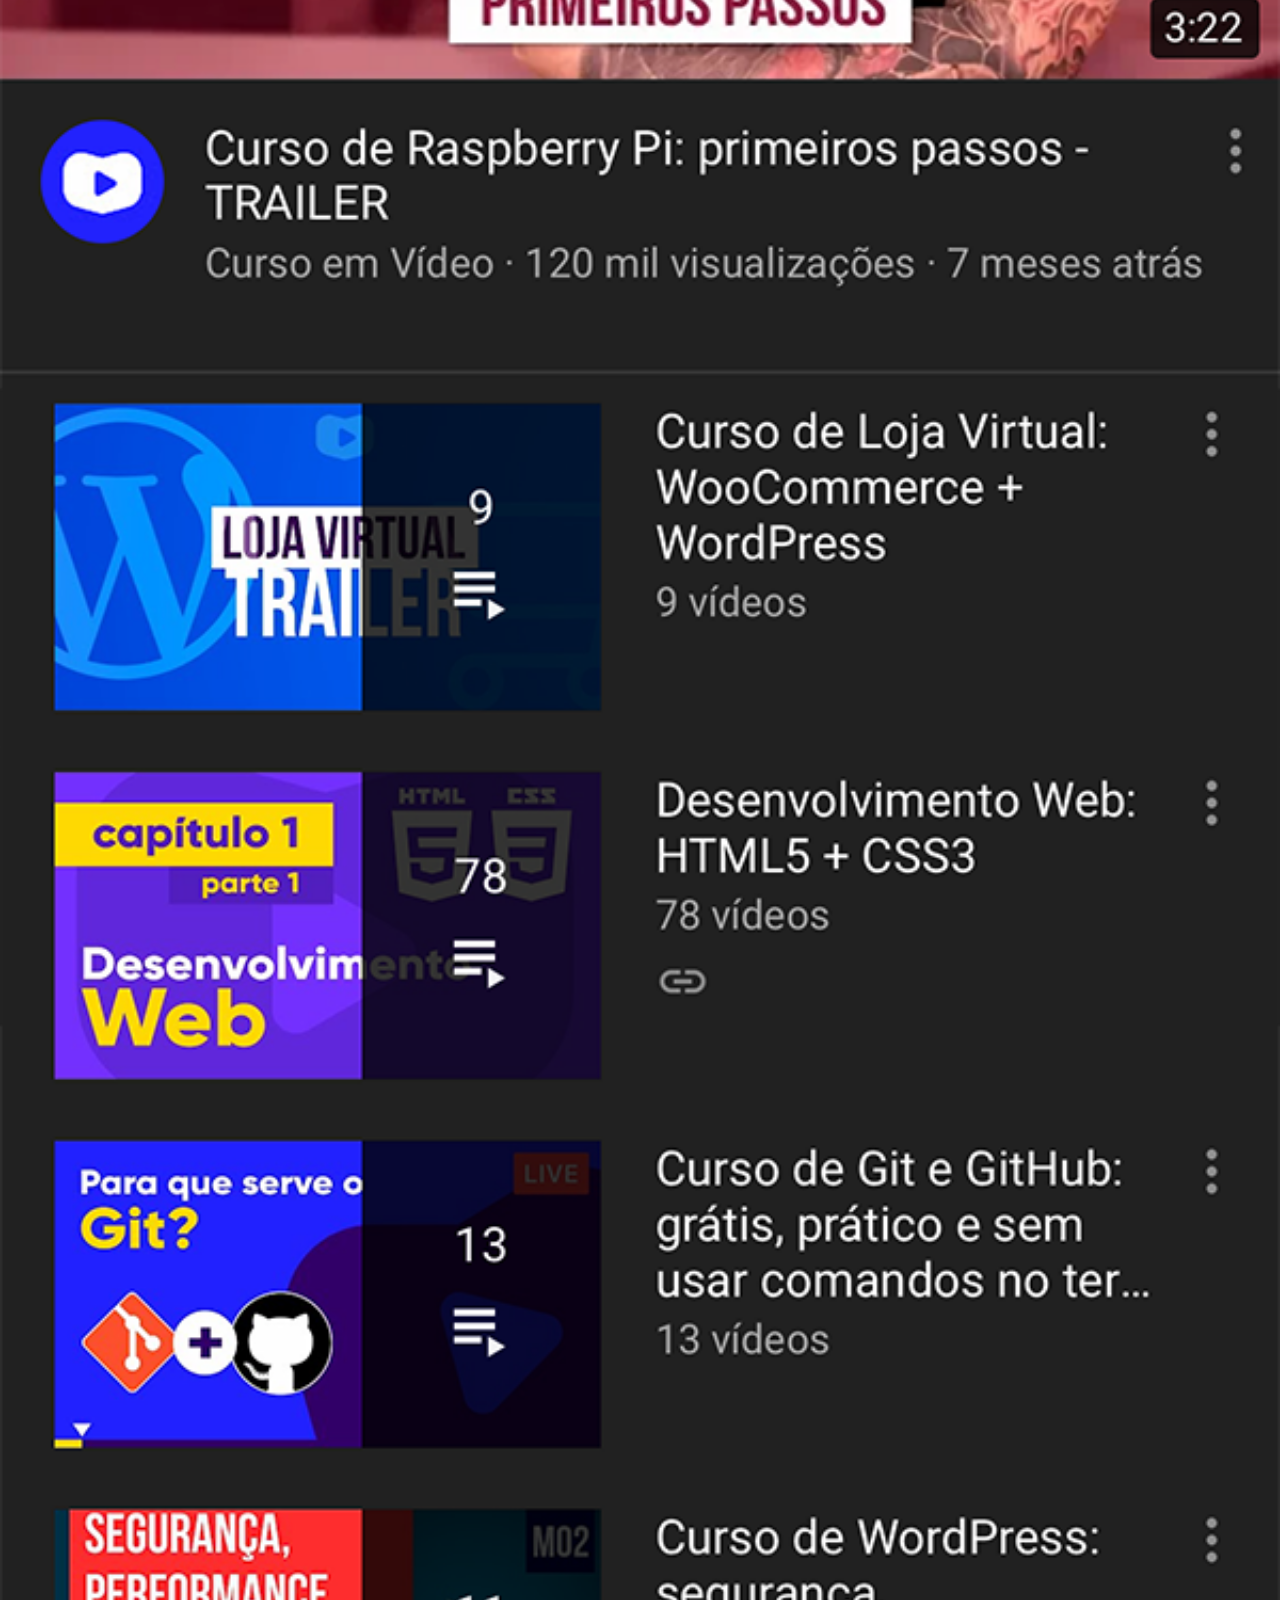
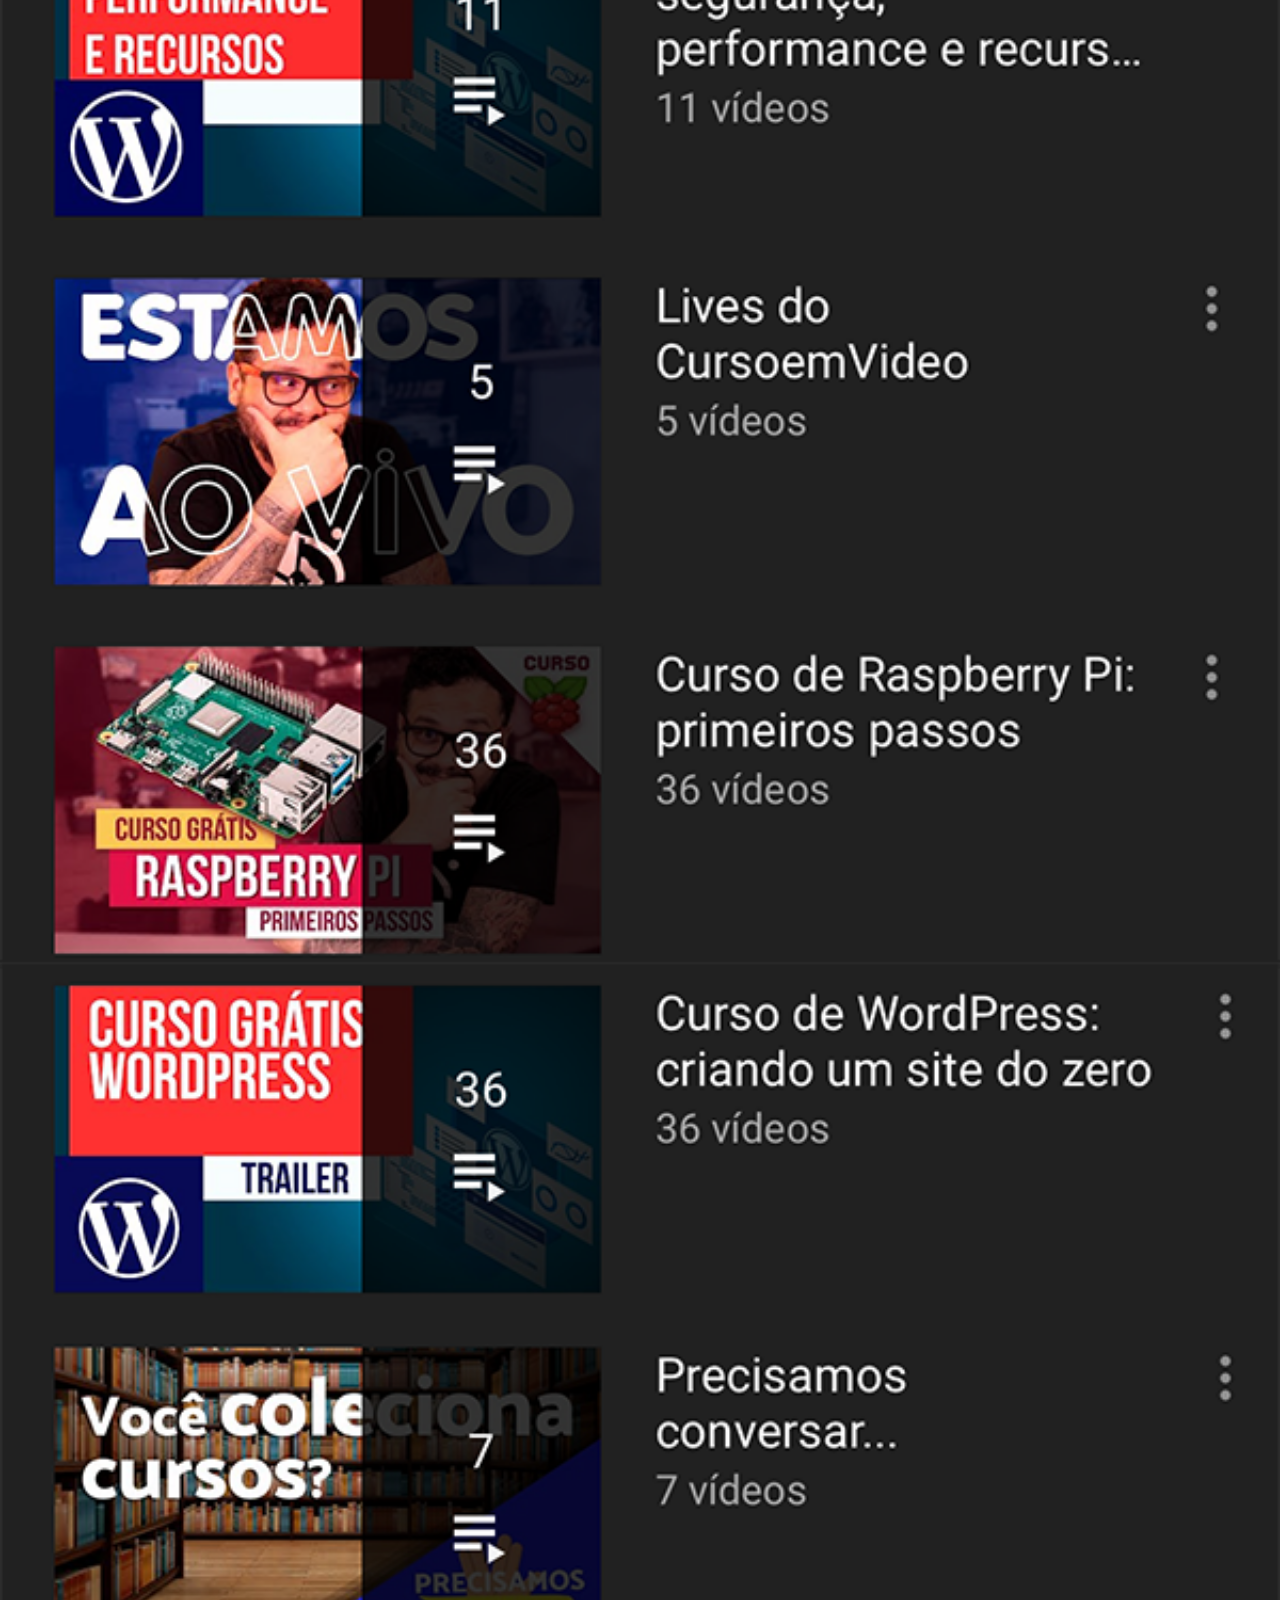
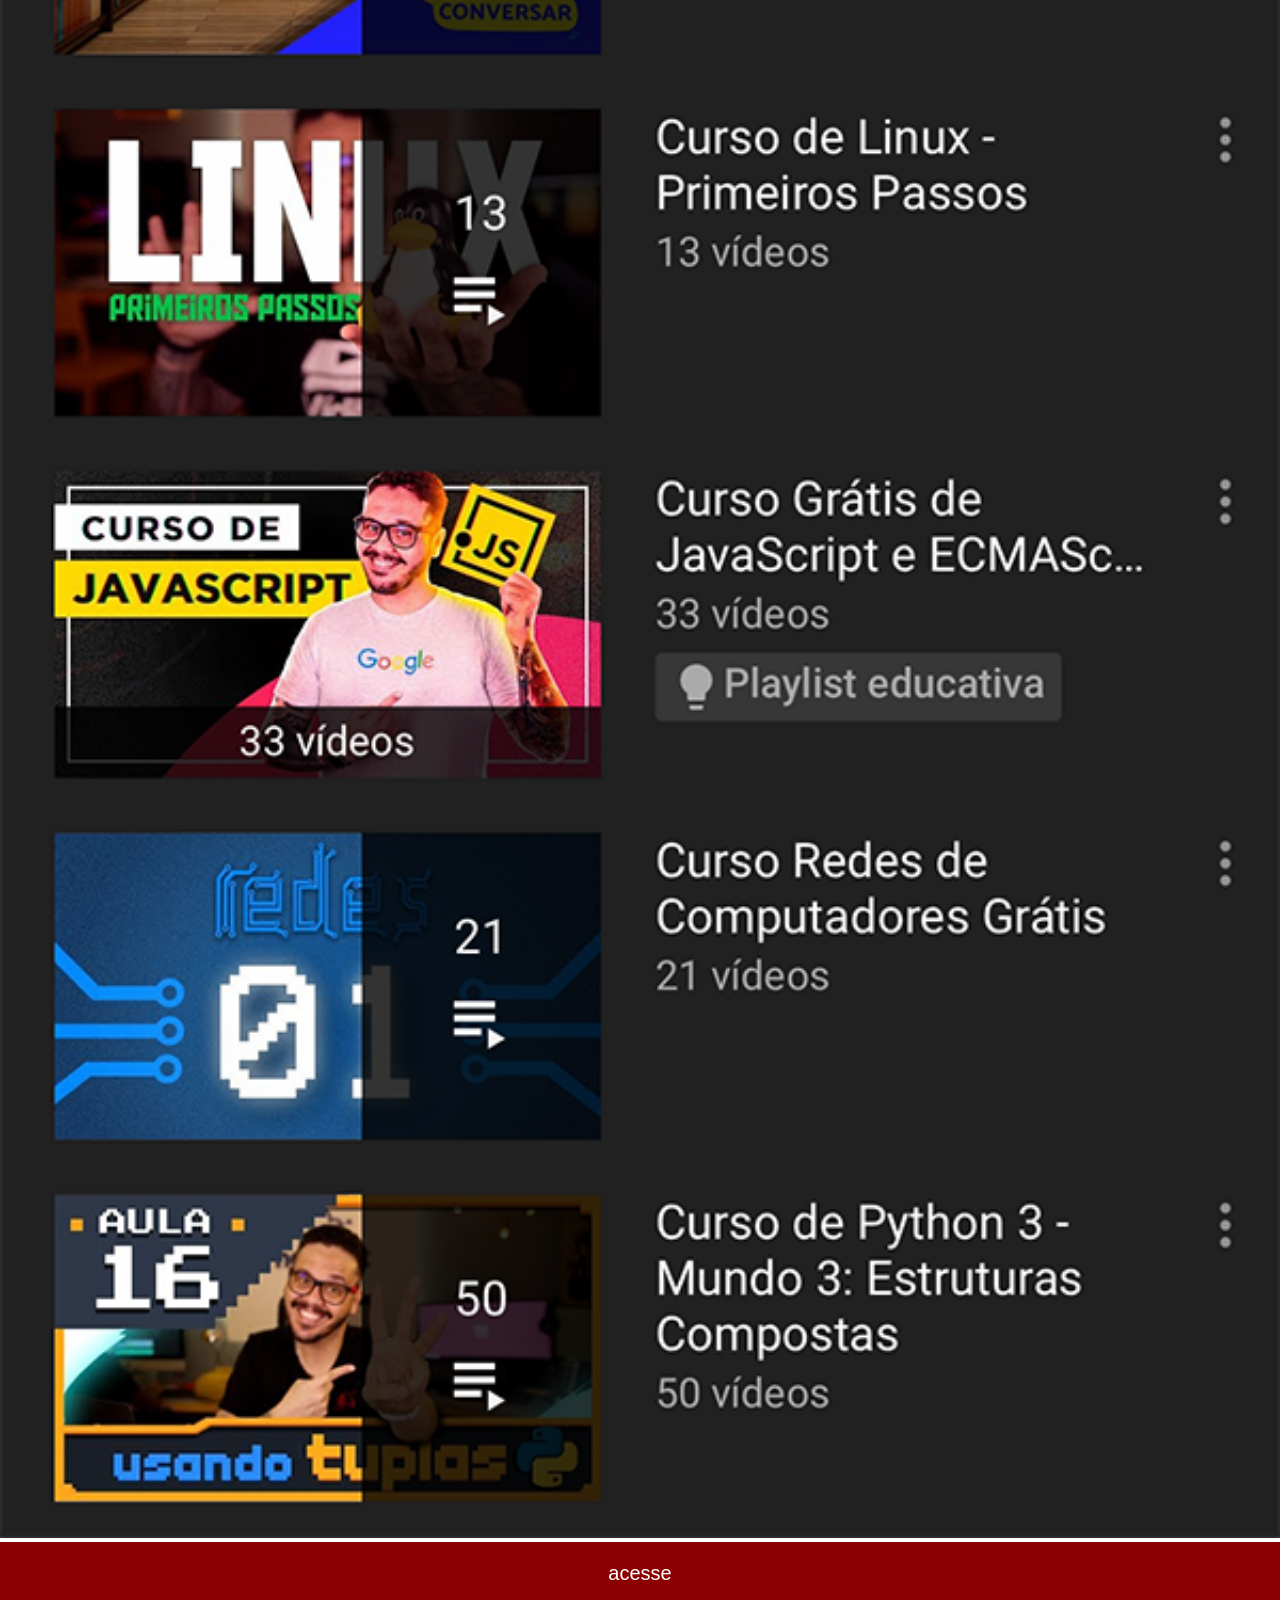
<file: youtube.html>
<!DOCTYPE html>
<html lang="pt-br">
<head>
    <meta charset="UTF-8">
    <meta name="viewport" content="width=device-width, initial-scale=1.0">
    <title>youtube</title>
    <link rel="stylesheet" href="redes.css">
</head>
<body>
    <img src="imagens/tela-youtube.png" alt="youtube">
    <a href="https://www.youtube.com/@cursoemvideo" target="_blank">acesse</a>
</body>
</html>
</file>
<file: style.css>
@charset "UTF-8";

*{
    padding: 0;
    margin: 0;
    box-sizing: border-box;
    font-family: Arial, Helvetica, sans-serif;
}

html, body{
    height: 100vh;
    width: 100vw;
    background-color: black;
}

body{
    background: url(imagens/fundo-madeira.jpg) no-repeat top center;
    background-size: cover;
}

main{
    position: relative;
    height: 100vh;
}

section#telefone{
    position: absolute;
    top: 50%;
    left: 50%;
    transform: translate(-50%,-50%);


    height: 627px;
    width: 311px;
    background: url(imagens/frame-iphone.png) no-repeat;
}

iframe#tela{
    position: relative;
    top: 80px;
    left: 22px;
    width: 266px;
    height: 471px;
}

section#redes-sociais{
    text-align: right;
}

section#redes-sociais img:hover {
    transform: scale(1.2);
    box-shadow: 10px 10px 10px rgba(0, 0, 0, 0.375);
    transition: .5s ease 1ms;
}

section#redes-sociais > a > img {
    width: 50px;
    margin: 10px;
    border-radius: 50%;
    box-shadow: 5px 5px 10px rgba(0, 0, 0, 0.375); 
    box-sizing: border-box;

}
</file>
<file: redes.css>
@charset "UTF-8";

*{
    margin: 0;
    padding: 0;
    box-sizing: border-box;
    font-family: Arial, Helvetica, sans-serif;
}

::-webkit-scrollbar{
    width: 0;
    height: 0;
}

img{
    width: 100vw;
}

a{
    text-decoration: none;
    padding: 20px;
    text-align: center;
    display: block;
    background-color: darkred;
    color: white;
    font-size: 20px;
}

a:hover{
    font-size: 30px;
    background-color: rgb(246, 36, 36);
}
</file>
